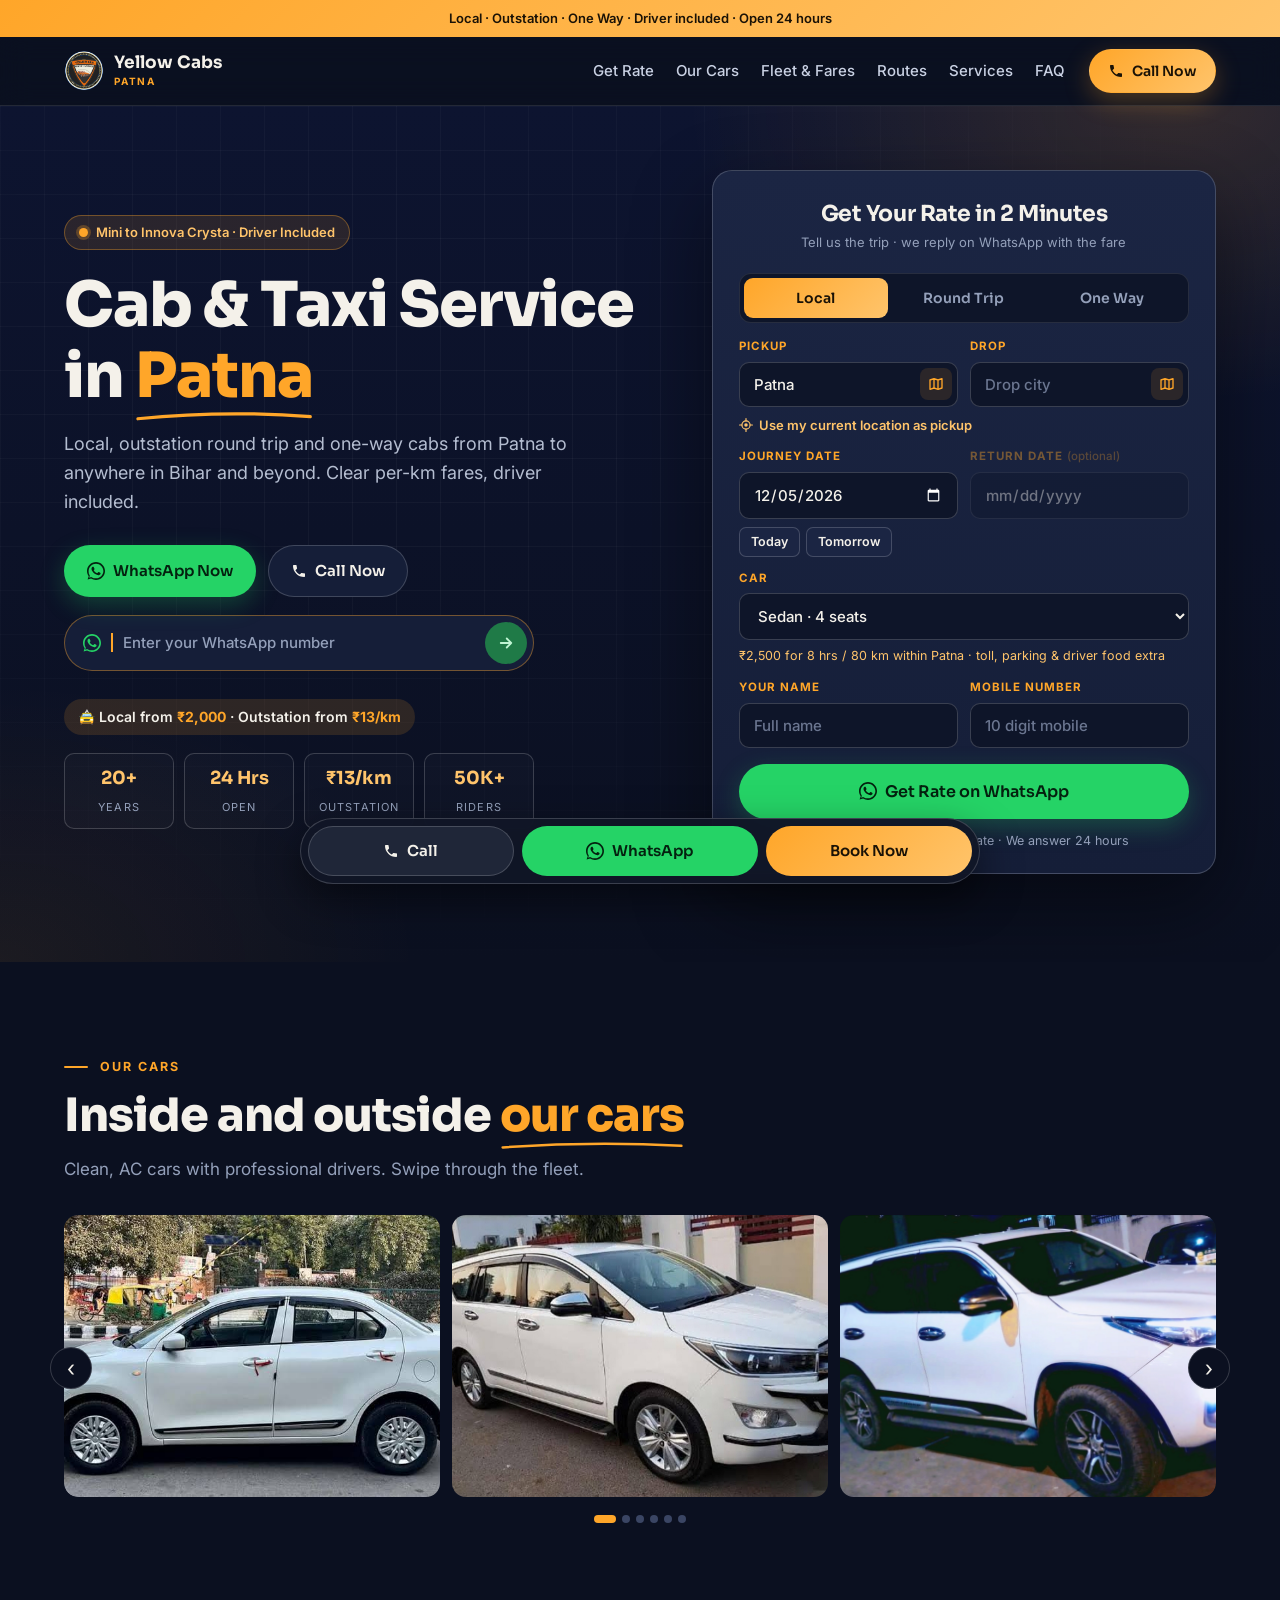
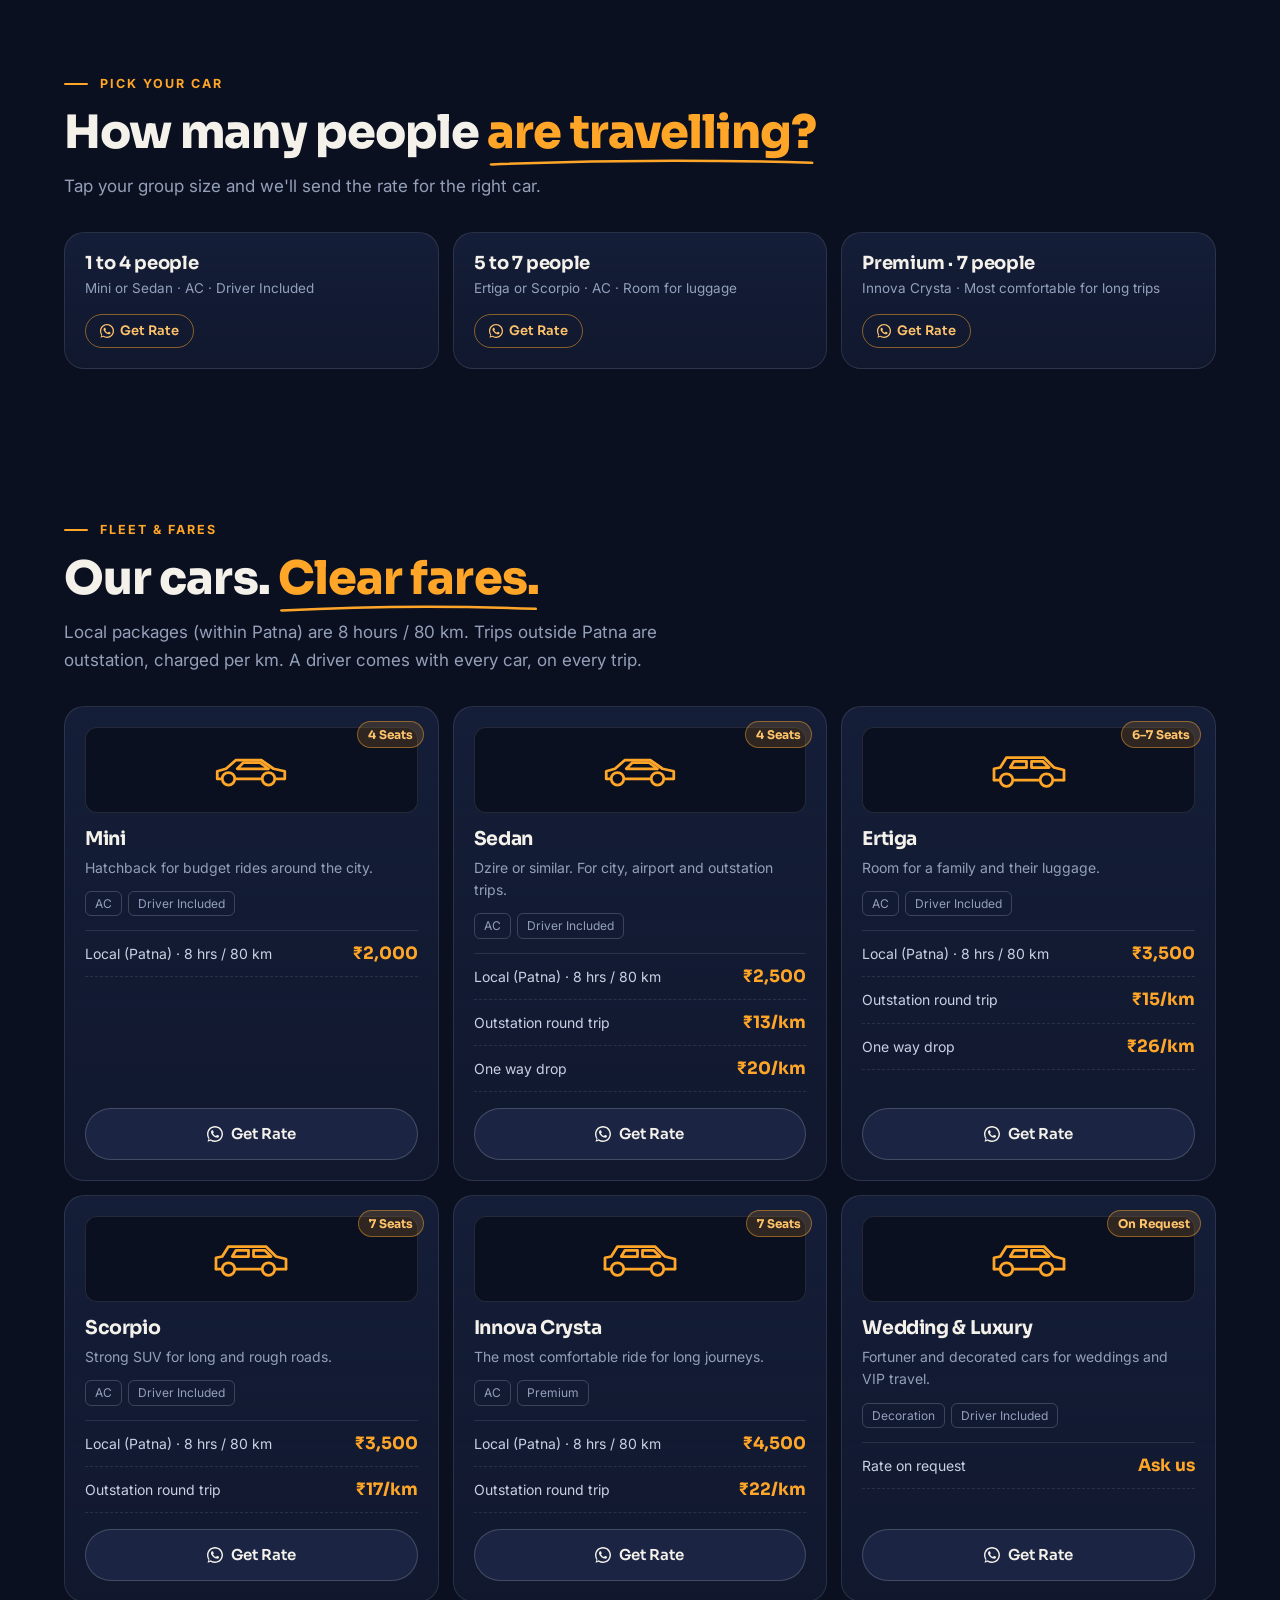
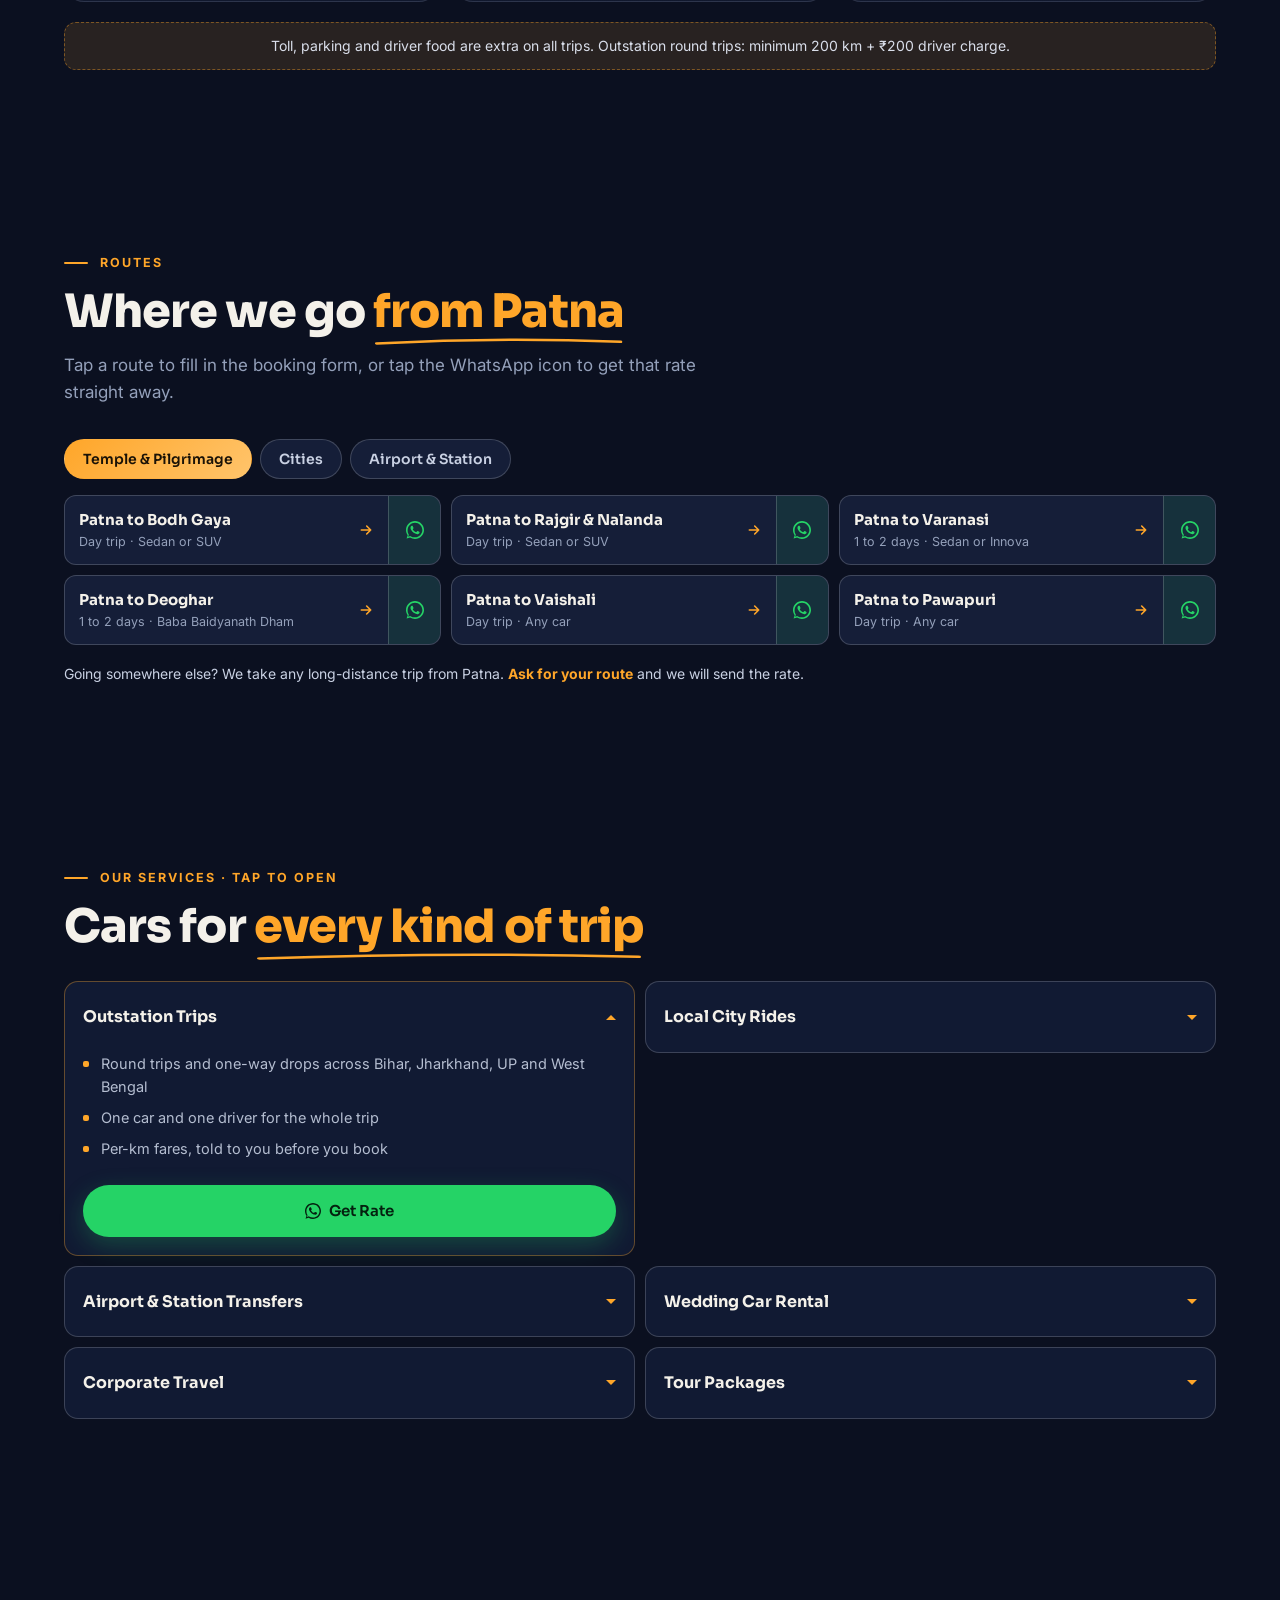
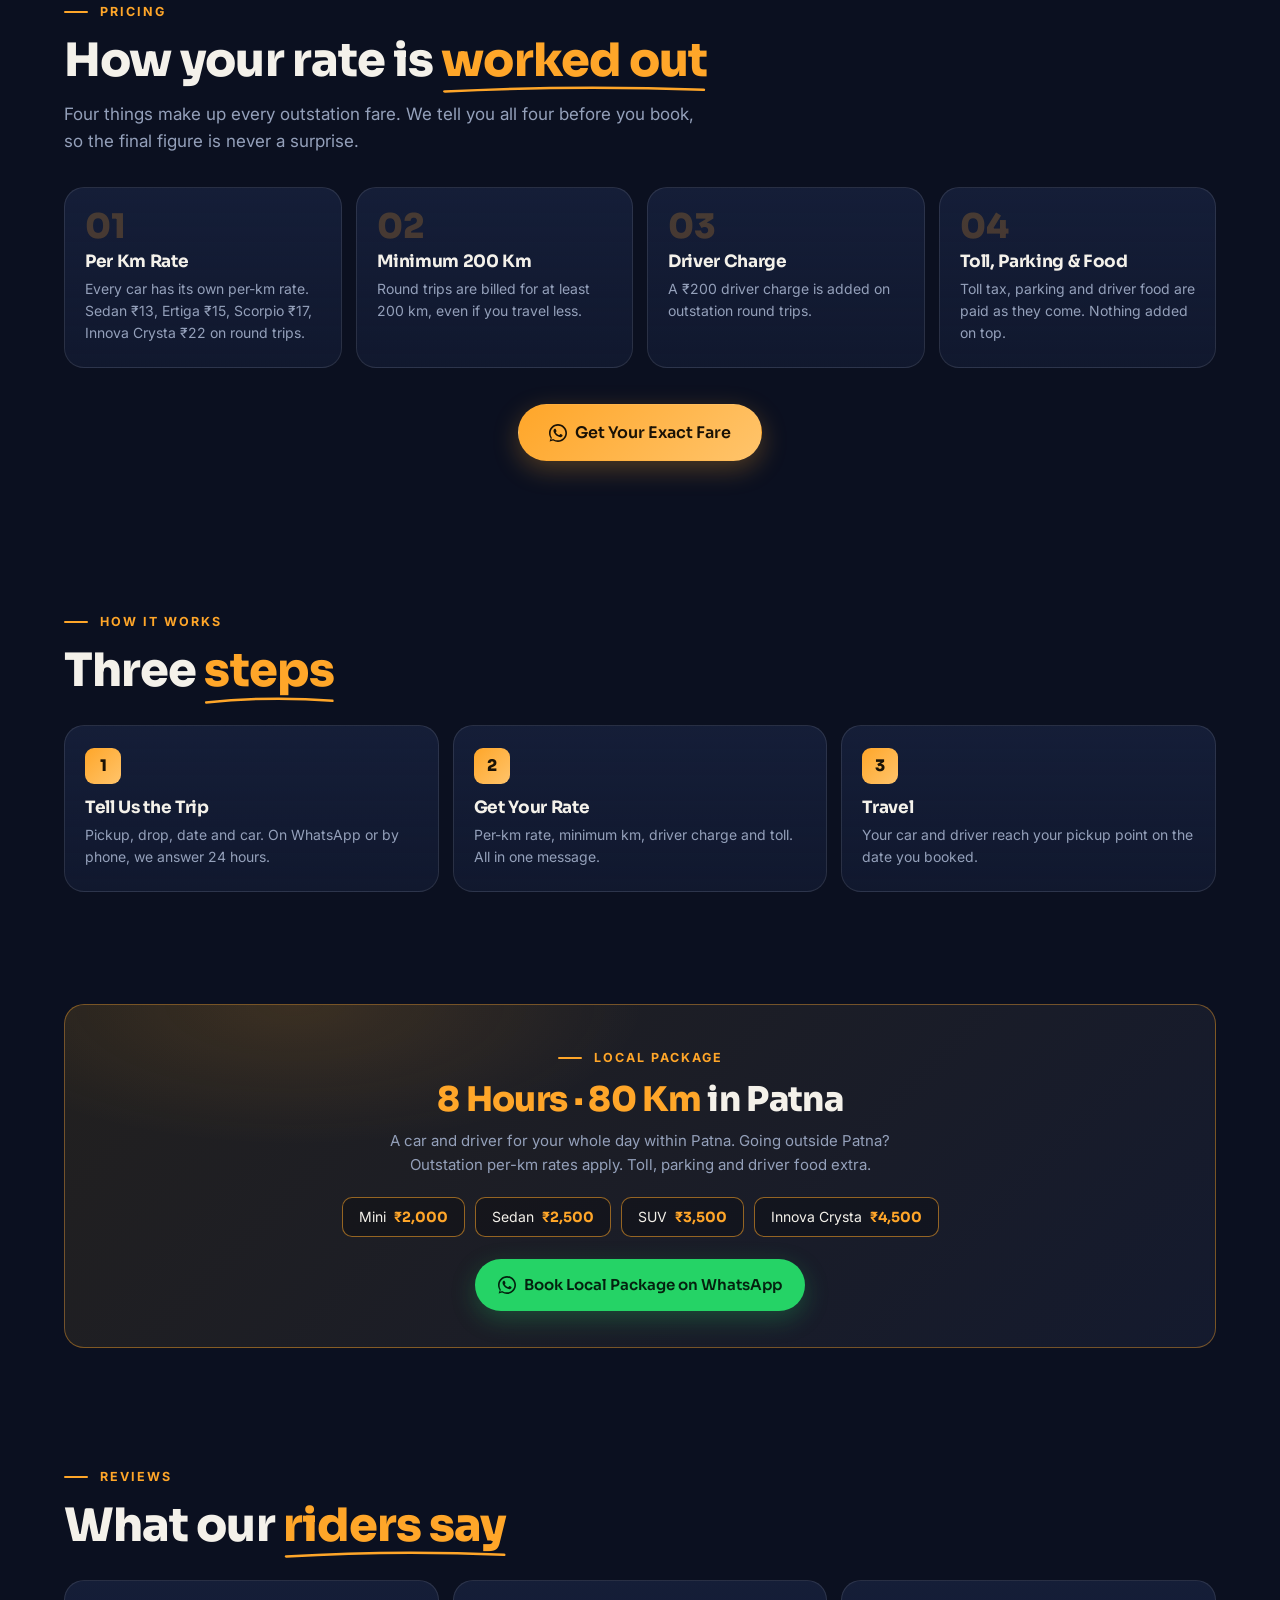
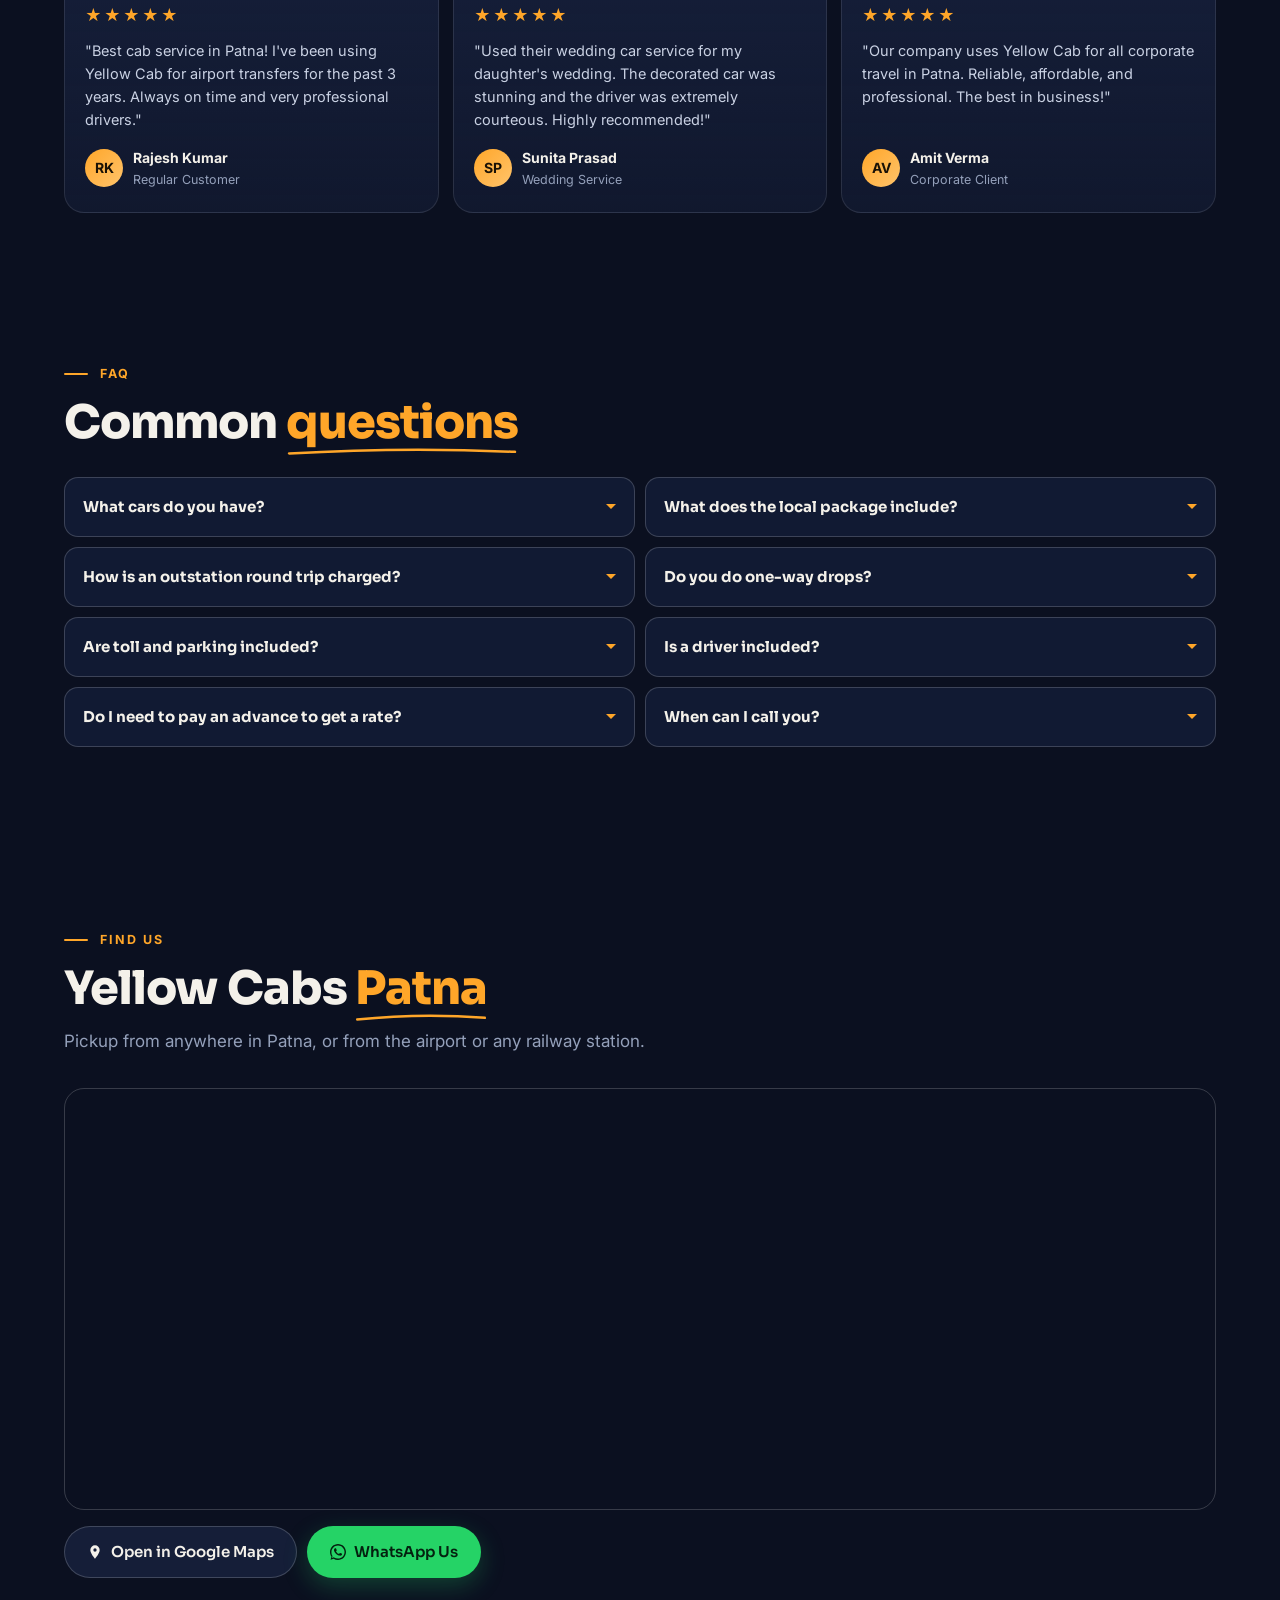
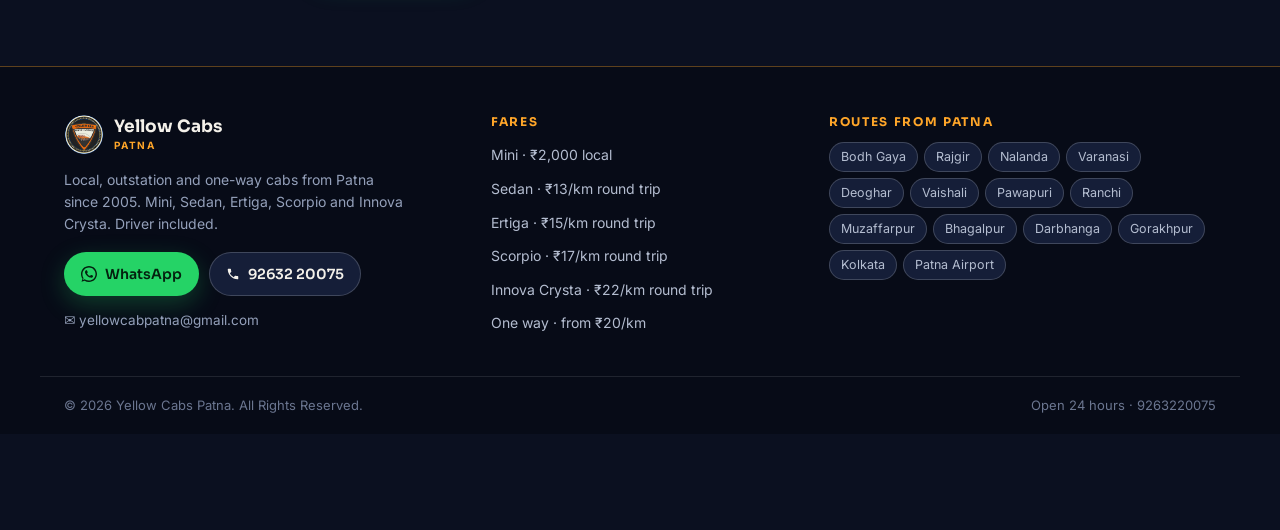
<file: index.html>
<!DOCTYPE html>
<html lang="en">

<head>
  <!-- Google tag (gtag.js) -->
  <script async src="https://www.googletagmanager.com/gtag/js?id=AW-17044334476"></script>
  <script>
    window.dataLayer = window.dataLayer || [];
    function gtag() { dataLayer.push(arguments); }
    gtag('js', new Date());
    gtag('config', 'AW-17044334476');
  </script>

  <meta charset="UTF-8" />
  <meta http-equiv="X-UA-Compatible" content="IE=edge" />
  <meta name="viewport" content="width=device-width, initial-scale=1.0" />

  <title>Yellow Cabs Patna | Cab Service, Taxi Booking & Car Rental</title>
  <meta name="description"
    content="Yellow Cabs Patna: local cabs from ₹2000 for 8 hrs / 80 km, outstation round trip from ₹13/km and one-way drops from ₹20/km. Sedan, Ertiga, Scorpio, Innova Crysta. 24/7 booking." />
  <meta name="keywords"
    content="cab service Patna, taxi service Patna, cab booking Patna, car rental Patna, airport taxi Patna, outstation cab Patna, one way taxi Patna, Innova Crysta on rent Patna, Yellow Cabs Patna" />

  <meta property="og:title" content="Yellow Cabs Patna | Trusted Cab & Taxi Service" />
  <meta property="og:description"
    content="Local, outstation round trip and one-way cabs from Patna. Clear per-km fares, driver included, 24/7 booking on call or WhatsApp." />
  <meta property="og:type" content="website" />
  <meta property="og:url" content="https://yellowcabs.xyz/" />
  <meta property="og:image" content="https://yellowcabs.xyz/sr1.jpg" />

  <link rel="icon" href="logo.jpg" type="image/png" />
  <meta name="theme-color" content="#0B1020" />
  <link rel="preconnect" href="https://fonts.googleapis.com" />
  <link rel="preconnect" href="https://fonts.gstatic.com" crossorigin />
  <link href="https://fonts.googleapis.com/css2?family=Sora:wght@600;700;800&family=Inter:wght@400;500;600;700&display=swap"
    rel="stylesheet" />
  <link rel="stylesheet" href="styles.css" />
</head>

<body>

  <!-- ═══ ICONS ═══ -->
  <svg width="0" height="0" style="position:absolute" aria-hidden="true">
    <symbol id="i-phone" viewBox="0 0 24 24">
      <path fill="currentColor"
        d="M6.62 10.79c1.44 2.83 3.76 5.14 6.59 6.59l2.2-2.2c.27-.27.67-.36 1.02-.24 1.12.37 2.33.57 3.57.57.55 0 1 .45 1 1V20c0 .55-.45 1-1 1-9.39 0-17-7.61-17-17 0-.55.45-1 1-1h3.5c.55 0 1 .45 1 1 0 1.25.2 2.45.57 3.57.11.35.03.74-.25 1.02l-2.2 2.2z" />
    </symbol>
    <symbol id="i-wa" viewBox="0 0 24 24">
      <path fill="currentColor"
        d="M17.472 14.382c-.297-.149-1.758-.867-2.03-.967-.273-.099-.471-.148-.67.15-.197.297-.767.966-.94 1.164-.173.199-.347.223-.644.075-.297-.15-1.255-.463-2.39-1.475-.883-.788-1.48-1.761-1.653-2.059-.173-.297-.018-.458.13-.606.134-.133.298-.347.446-.52.149-.174.198-.298.298-.497.099-.198.05-.371-.025-.52-.075-.149-.669-1.612-.916-2.207-.242-.579-.487-.5-.669-.51-.173-.008-.371-.01-.57-.01-.198 0-.52.074-.792.372-.272.297-1.04 1.016-1.04 2.479 0 1.462 1.065 2.875 1.213 3.074.149.198 2.096 3.2 5.077 4.487.709.306 1.262.489 1.694.625.712.227 1.36.195 1.871.118.571-.085 1.758-.719 2.006-1.413.248-.694.248-1.289.173-1.413-.074-.124-.272-.198-.57-.347zM12 0C5.373 0 0 5.373 0 12c0 2.625.846 5.059 2.284 7.034L.789 23.478l4.572-1.467A11.94 11.94 0 0012 24c6.627 0 12-5.373 12-12S18.627 0 12 0zm0 21.82c-2.169 0-4.207-.58-5.963-1.585l-.428-.254-2.715.871.865-2.633-.279-.443A9.77 9.77 0 012.18 12c0-5.422 4.398-9.82 9.82-9.82 5.422 0 9.82 4.398 9.82 9.82 0 5.422-4.398 9.82-9.82 9.82z" />
    </symbol>
    <symbol id="i-car" viewBox="0 0 64 32">
      <g fill="none" stroke="currentColor" stroke-width="2.2" stroke-linecap="round" stroke-linejoin="round">
        <path d="M5 23v-6l7-2 8-7h20l10 7 9 2v6" />
        <path d="M5 23h3M20 23h20M52 23h7" />
        <circle cx="14" cy="23" r="5" />
        <circle cx="46" cy="23" r="5" />
        <path d="M21 15l5-5h13l7 5z" />
      </g>
    </symbol>
    <symbol id="i-suv" viewBox="0 0 64 32">
      <g fill="none" stroke="currentColor" stroke-width="2.2" stroke-linecap="round" stroke-linejoin="round">
        <path d="M4 24v-9l5-1 5-8h30l8 8 8 2v8" />
        <path d="M4 24h4M20 24h20M52 24h8" />
        <circle cx="14" cy="24" r="5" />
        <circle cx="46" cy="24" r="5" />
        <path d="M17 14l3-5h10v5zM34 9h9l5 5H34z" />
      </g>
    </symbol>
    <symbol id="i-arrow" viewBox="0 0 24 24">
      <path fill="none" stroke="currentColor" stroke-width="2.4" stroke-linecap="round" stroke-linejoin="round"
        d="M5 12h14M13 6l6 6-6 6" />
    </symbol>
    <symbol id="i-pin" viewBox="0 0 24 24">
      <path fill="currentColor"
        d="M12 2a7 7 0 0 0-7 7c0 5.25 7 13 7 13s7-7.75 7-13a7 7 0 0 0-7-7zm0 9.5A2.5 2.5 0 1 1 12 6.5a2.5 2.5 0 0 1 0 5z" />
    </symbol>
    <symbol id="i-gps" viewBox="0 0 24 24">
      <g fill="none" stroke="currentColor" stroke-width="2" stroke-linecap="round">
        <circle cx="12" cy="12" r="7" />
        <path d="M12 1v4M12 19v4M1 12h4M19 12h4" />
      </g>
      <circle cx="12" cy="12" r="3" fill="currentColor" />
    </symbol>
    <symbol id="i-map" viewBox="0 0 24 24">
      <path fill="none" stroke="currentColor" stroke-width="2" stroke-linejoin="round"
        d="M9 4 3 6v14l6-2 6 2 6-2V4l-6 2-6-2zM9 4v14M15 6v14" />
    </symbol>
  </svg>

  <!-- ═══ TOP BAR ═══ -->
  <div class="topbar">Local · Outstation · One Way · Driver included · Open 24 hours</div>

  <!-- ═══ HEADER ═══ -->
  <header class="header" id="header">
    <div class="container header-inner">
      <a href="#home" class="brand">
        <img src="logo1.png" alt="Yellow Cabs Patna logo" />
        <span><b>Yellow Cabs</b><small>PATNA</small></span>
      </a>
      <nav class="nav" id="nav">
        <a href="#book">Get Rate</a>
        <a href="#gallery">Our Cars</a>
        <a href="#fleet">Fleet & Fares</a>
        <a href="#routes">Routes</a>
        <a href="#services">Services</a>
        <a href="#faq">FAQ</a>
      </nav>
      <a href="tel:+919263220075" class="btn btn-amber header-cta">
        <svg width="16" height="16"><use href="#i-phone" /></svg> Call Now
      </a>
      <button class="menu-toggle" id="menuToggle" aria-label="Open menu" aria-expanded="false">
        <span></span><span></span><span></span>
      </button>
    </div>
  </header>

  <main>
    <!-- ═══ HERO ═══ -->
    <section class="hero" id="home">
      <div class="container hero-grid">
        <div class="hero-copy">
          <span class="pill-badge"><i></i> Mini to Innova Crysta · Driver Included</span>
          <h1>Cab &amp; Taxi Service in <span class="hl">Patna</span></h1>
          <p class="hero-sub">Local, outstation round trip and one-way cabs from Patna to anywhere in Bihar and beyond.
            Clear per-km fares, driver included.</p>
          <div class="hero-btns">
            <a href="https://wa.me/919263220075?text=Hi%20Yellow%20Cabs%2C%20I%20want%20to%20book%20a%20cab."
              target="_blank" rel="noopener noreferrer" class="btn btn-wa">
              <svg width="18" height="18"><use href="#i-wa" /></svg> WhatsApp Now
            </a>
            <a href="tel:+919263220075" class="btn btn-ghost">
              <svg width="16" height="16"><use href="#i-phone" /></svg> Call Now
            </a>
          </div>
          <form class="quick-wa" id="callbackForm">
            <svg width="18" height="18" class="quick-wa-icon"><use href="#i-wa" /></svg>
            <input type="tel" name="phone" placeholder="Enter your WhatsApp number" pattern="[0-9+ ]{10,14}"
              aria-label="Your WhatsApp number" required />
            <button type="submit" aria-label="Request a call back"><svg width="18" height="18"><use href="#i-arrow" /></svg></button>
          </form>
          <p class="quick-wa-msg" id="callbackMsg" aria-live="polite"></p>
          <span class="chip-offer">🚖 Local from <b>₹2,000</b> · Outstation from <b>₹13/km</b></span>
          <div class="stats">
            <div><b>20+</b><span>Years</span></div>
            <div><b>24 Hrs</b><span>Open</span></div>
            <div><b>₹13/km</b><span>Outstation</span></div>
            <div><b>50K+</b><span>Riders</span></div>
          </div>
        </div>

        <div class="form-card" id="book">
          <h2>Get Your Rate in 2 Minutes</h2>
          <p class="form-sub">Tell us the trip · we reply on WhatsApp with the fare</p>
          <form action="https://formsubmit.co/yellowcabpatna@gmail.com" method="POST" id="bookingForm">
            <input type="hidden" name="_subject" value="New cab enquiry - Yellow Cabs website" />

            <div class="trip-tabs" role="radiogroup" aria-label="Trip type">
              <label><input type="radio" name="trip" value="Local" checked /><span>Local</span></label>
              <label><input type="radio" name="trip" value="Round Trip" /><span>Round Trip</span></label>
              <label><input type="radio" name="trip" value="One Way" /><span>One Way</span></label>
            </div>

            <div class="grid2">
              <div class="field">
                <label for="pickup">Pickup</label>
                <div class="ac-wrap">
                  <input type="text" id="pickup" name="pickup" value="Patna" placeholder="Pickup city" autocomplete="off" />
                  <button type="button" class="ac-map-btn" data-map-for="pickup" aria-label="Choose pickup on map"
                    title="Choose on map"><svg width="16" height="16"><use href="#i-map" /></svg></button>
                </div>
                <input type="hidden" id="pickupMap" name="pickup_map" />
              </div>
              <div class="field">
                <label for="destination">Drop</label>
                <div class="ac-wrap">
                  <input type="text" id="destination" name="destination" placeholder="Drop city" autocomplete="off" />
                  <button type="button" class="ac-map-btn" data-map-for="destination" aria-label="Choose drop on map"
                    title="Choose on map"><svg width="16" height="16"><use href="#i-map" /></svg></button>
                </div>
                <input type="hidden" id="destinationMap" name="drop_map" />
              </div>
            </div>
            <div class="loc-row">
              <button type="button" class="loc-link" id="useMyLocation"><svg width="14" height="14"><use href="#i-gps" /></svg>
                Use my current location as pickup</button>
              <span class="loc-msg" id="locMsg" aria-live="polite"></span>
            </div>
            <div class="grid2">
              <div class="field">
                <label for="date">Journey Date</label>
                <input type="date" id="date" name="date" />
              </div>
              <div class="field" id="returnGroup">
                <label for="returnDate">Return Date <em>(optional)</em></label>
                <input type="date" id="returnDate" name="return_date" />
              </div>
            </div>
            <div class="date-chips">
              <button type="button" data-days="0">Today</button>
              <button type="button" data-days="1">Tomorrow</button>
            </div>
            <div class="field">
              <label for="car">Car</label>
              <select id="car" name="car">
                <option value="Mini" data-local="2000">Mini (Hatchback) · 4 seats</option>
                <option value="Sedan" data-local="2500" data-round="13" data-oneway="20" selected>Sedan · 4 seats</option>
                <option value="Ertiga" data-local="3500" data-round="15" data-oneway="26">Ertiga · 6–7 seats</option>
                <option value="Scorpio" data-local="3500" data-round="17">Scorpio · 7 seats</option>
                <option value="Innova Crysta" data-local="4500" data-round="22">Innova Crysta · 7 seats</option>
                <option value="Not sure">Not sure yet, please suggest</option>
              </select>
              <p class="fare-hint" id="fareHint" aria-live="polite"></p>
            </div>
            <div class="estimate" id="estimate" hidden aria-live="polite">
              <div class="est-head">
                <span>Estimated Fare</span>
                <b id="estTotal">…</b>
              </div>
              <p class="est-route" id="estRoute"></p>
              <ul class="est-lines" id="estLines"></ul>
              <div class="est-cars" id="estCars"></div>
              <p class="est-note" id="estNote"></p>
              <input type="hidden" name="estimate" id="estimateField" />
            </div>
            <div class="grid2">
              <div class="field">
                <label for="name">Your Name</label>
                <input type="text" id="name" name="name" placeholder="Full name" required />
              </div>
              <div class="field">
                <label for="phone">Mobile Number</label>
                <input type="tel" id="phone" name="phone" placeholder="10 digit mobile" pattern="[0-9+ ]{10,14}" required />
              </div>
            </div>
            <button type="submit" class="btn btn-wa btn-block">
              <svg width="18" height="18"><use href="#i-wa" /></svg> Get Rate on WhatsApp
            </button>
            <p class="form-note">No advance needed to get a rate · We answer 24 hours</p>
          </form>
        </div>
      </div>
    </section>

    <!-- ═══ GALLERY ═══ -->
    <section class="section" id="gallery">
      <div class="container">
        <span class="eyebrow">Our Cars</span>
        <h2>Inside and outside <span class="hl">our cars</span></h2>
        <p class="lead">Clean, AC cars with professional drivers. Swipe through the fleet.</p>
        <div class="carousel" data-carousel>
          <button class="car-arrow prev" aria-label="Previous photo">‹</button>
          <div class="car-track">
            <img src="sr1.jpg" alt="Swift Dzire sedan cab in Patna" loading="lazy" />
            <img src="sr3.jpg" alt="Innova Crysta on rent in Patna" loading="lazy" />
            <img src="sr6.jpg" alt="Toyota Fortuner for corporate travel in Patna" loading="lazy" />
            <img src="sr5.jpg" alt="Innova for outstation trips from Patna" loading="lazy" />
            <img src="sr4.jpg" alt="Decorated wedding car in Patna" loading="lazy" />
            <img src="sr2.jpg" alt="Airport transfer cab in Patna" loading="lazy" />
          </div>
          <button class="car-arrow next" aria-label="Next photo">›</button>
          <div class="car-dots"></div>
        </div>
      </div>
    </section>

    <!-- ═══ PICK BY GROUP SIZE ═══ -->
    <section class="section section-tight">
      <div class="container">
        <span class="eyebrow">Pick Your Car</span>
        <h2>How many people <span class="hl">are travelling?</span></h2>
        <p class="lead">Tap your group size and we'll send the rate for the right car.</p>
        <div class="grid3">
          <div class="mini-card">
            <h3>1 to 4 people</h3>
            <p>Mini or Sedan · AC · Driver Included</p>
            <a class="btn-pill" target="_blank" rel="noopener noreferrer"
              href="https://wa.me/919263220075?text=Hi%2C%20we%20are%201-4%20people.%20Please%20send%20the%20rate%20for%20a%20Mini%20%2F%20Sedan.">
              <svg width="14" height="14"><use href="#i-wa" /></svg> Get Rate</a>
          </div>
          <div class="mini-card">
            <h3>5 to 7 people</h3>
            <p>Ertiga or Scorpio · AC · Room for luggage</p>
            <a class="btn-pill" target="_blank" rel="noopener noreferrer"
              href="https://wa.me/919263220075?text=Hi%2C%20we%20are%205-7%20people.%20Please%20send%20the%20rate%20for%20an%20Ertiga%20%2F%20Scorpio.">
              <svg width="14" height="14"><use href="#i-wa" /></svg> Get Rate</a>
          </div>
          <div class="mini-card">
            <h3>Premium · 7 people</h3>
            <p>Innova Crysta · Most comfortable for long trips</p>
            <a class="btn-pill" target="_blank" rel="noopener noreferrer"
              href="https://wa.me/919263220075?text=Hi%2C%20please%20send%20the%20rate%20for%20an%20Innova%20Crysta.">
              <svg width="14" height="14"><use href="#i-wa" /></svg> Get Rate</a>
          </div>
        </div>
      </div>
    </section>

    <!-- ═══ FLEET & FARES ═══ -->
    <section class="section" id="fleet">
      <div class="container">
        <span class="eyebrow">Fleet &amp; Fares</span>
        <h2>Our cars. <span class="hl">Clear fares.</span></h2>
        <p class="lead">Local packages (within Patna) are 8 hours / 80 km. Trips outside Patna are outstation, charged per km. A driver comes with every
          car, on every trip.</p>
        <div class="grid3">
          <article class="fleet-card">
            <span class="seat-badge">4 Seats</span>
            <div class="fleet-icon"><svg width="80" height="40"><use href="#i-car" /></svg></div>
            <h3>Mini</h3>
            <p>Hatchback for budget rides around the city.</p>
            <div class="tags"><span>AC</span><span>Driver Included</span></div>
            <ul class="rates">
              <li><span>Local (Patna) · 8 hrs / 80 km</span><b>₹2,000</b></li>
            </ul>
            <a class="btn btn-card btn-block" target="_blank" rel="noopener noreferrer"
              href="https://wa.me/919263220075?text=Hi%2C%20please%20send%20the%20rate%20for%20a%20Mini.">
              <svg width="16" height="16"><use href="#i-wa" /></svg> Get Rate</a>
          </article>
          <article class="fleet-card">
            <span class="seat-badge">4 Seats</span>
            <div class="fleet-icon"><svg width="80" height="40"><use href="#i-car" /></svg></div>
            <h3>Sedan</h3>
            <p>Dzire or similar. For city, airport and outstation trips.</p>
            <div class="tags"><span>AC</span><span>Driver Included</span></div>
            <ul class="rates">
              <li><span>Local (Patna) · 8 hrs / 80 km</span><b>₹2,500</b></li>
              <li><span>Outstation round trip</span><b>₹13/km</b></li>
              <li><span>One way drop</span><b>₹20/km</b></li>
            </ul>
            <a class="btn btn-card btn-block" target="_blank" rel="noopener noreferrer"
              href="https://wa.me/919263220075?text=Hi%2C%20please%20send%20the%20rate%20for%20a%20Sedan.">
              <svg width="16" height="16"><use href="#i-wa" /></svg> Get Rate</a>
          </article>
          <article class="fleet-card">
            <span class="seat-badge">6–7 Seats</span>
            <div class="fleet-icon"><svg width="80" height="40"><use href="#i-suv" /></svg></div>
            <h3>Ertiga</h3>
            <p>Room for a family and their luggage.</p>
            <div class="tags"><span>AC</span><span>Driver Included</span></div>
            <ul class="rates">
              <li><span>Local (Patna) · 8 hrs / 80 km</span><b>₹3,500</b></li>
              <li><span>Outstation round trip</span><b>₹15/km</b></li>
              <li><span>One way drop</span><b>₹26/km</b></li>
            </ul>
            <a class="btn btn-card btn-block" target="_blank" rel="noopener noreferrer"
              href="https://wa.me/919263220075?text=Hi%2C%20please%20send%20the%20rate%20for%20an%20Ertiga.">
              <svg width="16" height="16"><use href="#i-wa" /></svg> Get Rate</a>
          </article>
          <article class="fleet-card">
            <span class="seat-badge">7 Seats</span>
            <div class="fleet-icon"><svg width="80" height="40"><use href="#i-suv" /></svg></div>
            <h3>Scorpio</h3>
            <p>Strong SUV for long and rough roads.</p>
            <div class="tags"><span>AC</span><span>Driver Included</span></div>
            <ul class="rates">
              <li><span>Local (Patna) · 8 hrs / 80 km</span><b>₹3,500</b></li>
              <li><span>Outstation round trip</span><b>₹17/km</b></li>
            </ul>
            <a class="btn btn-card btn-block" target="_blank" rel="noopener noreferrer"
              href="https://wa.me/919263220075?text=Hi%2C%20please%20send%20the%20rate%20for%20a%20Scorpio.">
              <svg width="16" height="16"><use href="#i-wa" /></svg> Get Rate</a>
          </article>
          <article class="fleet-card">
            <span class="seat-badge">7 Seats</span>
            <div class="fleet-icon"><svg width="80" height="40"><use href="#i-suv" /></svg></div>
            <h3>Innova Crysta</h3>
            <p>The most comfortable ride for long journeys.</p>
            <div class="tags"><span>AC</span><span>Premium</span></div>
            <ul class="rates">
              <li><span>Local (Patna) · 8 hrs / 80 km</span><b>₹4,500</b></li>
              <li><span>Outstation round trip</span><b>₹22/km</b></li>
            </ul>
            <a class="btn btn-card btn-block" target="_blank" rel="noopener noreferrer"
              href="https://wa.me/919263220075?text=Hi%2C%20please%20send%20the%20rate%20for%20an%20Innova%20Crysta.">
              <svg width="16" height="16"><use href="#i-wa" /></svg> Get Rate</a>
          </article>
          <article class="fleet-card">
            <span class="seat-badge">On Request</span>
            <div class="fleet-icon"><svg width="80" height="40"><use href="#i-suv" /></svg></div>
            <h3>Wedding &amp; Luxury</h3>
            <p>Fortuner and decorated cars for weddings and VIP travel.</p>
            <div class="tags"><span>Decoration</span><span>Driver Included</span></div>
            <ul class="rates">
              <li><span>Rate on request</span><b>Ask us</b></li>
            </ul>
            <a class="btn btn-card btn-block" target="_blank" rel="noopener noreferrer"
              href="https://wa.me/919263220075?text=Hi%2C%20please%20send%20the%20rate%20for%20a%20wedding%20%2F%20luxury%20car.">
              <svg width="16" height="16"><use href="#i-wa" /></svg> Get Rate</a>
          </article>
        </div>
        <p class="note-bar">Toll, parking and driver food are extra on all trips. Outstation round trips: minimum 200 km
          + ₹200 driver charge.</p>
      </div>
    </section>

    <!-- ═══ ROUTES ═══ -->
    <section class="section" id="routes">
      <div class="container">
        <span class="eyebrow">Routes</span>
        <h2>Where we go <span class="hl">from Patna</span></h2>
        <p class="lead">Tap a route to fill in the booking form, or tap the WhatsApp icon to get that rate straight away.
        </p>
        <div class="filter-pills" role="tablist">
          <button class="active" data-filter="pilgrim">Temple &amp; Pilgrimage</button>
          <button data-filter="city">Cities</button>
          <button data-filter="transfer">Airport &amp; Station</button>
        </div>
        <div class="route-grid">
          <div class="route" data-cat="pilgrim"><button data-drop="Bodh Gaya" data-trip="Round Trip"><b>Patna to Bodh Gaya</b><small>Day trip · Sedan or SUV</small><svg width="16" height="16"><use href="#i-arrow" /></svg></button><a target="_blank" rel="noopener noreferrer" aria-label="WhatsApp for Bodh Gaya rate" href="https://wa.me/919263220075?text=Hi%2C%20I%20need%20a%20cab%20from%20Patna%20to%20Bodh%20Gaya."><svg width="18" height="18"><use href="#i-wa" /></svg></a></div>
          <div class="route" data-cat="pilgrim"><button data-drop="Rajgir" data-trip="Round Trip"><b>Patna to Rajgir &amp; Nalanda</b><small>Day trip · Sedan or SUV</small><svg width="16" height="16"><use href="#i-arrow" /></svg></button><a target="_blank" rel="noopener noreferrer" aria-label="WhatsApp for Rajgir rate" href="https://wa.me/919263220075?text=Hi%2C%20I%20need%20a%20cab%20from%20Patna%20to%20Rajgir%20%26%20Nalanda."><svg width="18" height="18"><use href="#i-wa" /></svg></a></div>
          <div class="route" data-cat="pilgrim"><button data-drop="Varanasi" data-trip="Round Trip"><b>Patna to Varanasi</b><small>1 to 2 days · Sedan or Innova</small><svg width="16" height="16"><use href="#i-arrow" /></svg></button><a target="_blank" rel="noopener noreferrer" aria-label="WhatsApp for Varanasi rate" href="https://wa.me/919263220075?text=Hi%2C%20I%20need%20a%20cab%20from%20Patna%20to%20Varanasi."><svg width="18" height="18"><use href="#i-wa" /></svg></a></div>
          <div class="route" data-cat="pilgrim"><button data-drop="Deoghar (Baba Dham)" data-trip="Round Trip"><b>Patna to Deoghar</b><small>1 to 2 days · Baba Baidyanath Dham</small><svg width="16" height="16"><use href="#i-arrow" /></svg></button><a target="_blank" rel="noopener noreferrer" aria-label="WhatsApp for Deoghar rate" href="https://wa.me/919263220075?text=Hi%2C%20I%20need%20a%20cab%20from%20Patna%20to%20Deoghar."><svg width="18" height="18"><use href="#i-wa" /></svg></a></div>
          <div class="route" data-cat="pilgrim"><button data-drop="Vaishali" data-trip="Round Trip"><b>Patna to Vaishali</b><small>Day trip · Any car</small><svg width="16" height="16"><use href="#i-arrow" /></svg></button><a target="_blank" rel="noopener noreferrer" aria-label="WhatsApp for Vaishali rate" href="https://wa.me/919263220075?text=Hi%2C%20I%20need%20a%20cab%20from%20Patna%20to%20Vaishali."><svg width="18" height="18"><use href="#i-wa" /></svg></a></div>
          <div class="route" data-cat="pilgrim"><button data-drop="Pawapuri" data-trip="Round Trip"><b>Patna to Pawapuri</b><small>Day trip · Any car</small><svg width="16" height="16"><use href="#i-arrow" /></svg></button><a target="_blank" rel="noopener noreferrer" aria-label="WhatsApp for Pawapuri rate" href="https://wa.me/919263220075?text=Hi%2C%20I%20need%20a%20cab%20from%20Patna%20to%20Pawapuri."><svg width="18" height="18"><use href="#i-wa" /></svg></a></div>

          <div class="route" data-cat="city" hidden><button data-drop="Ranchi" data-trip="One Way"><b>Patna to Ranchi</b><small>1 to 2 days · Sedan or Innova</small><svg width="16" height="16"><use href="#i-arrow" /></svg></button><a target="_blank" rel="noopener noreferrer" aria-label="WhatsApp for Ranchi rate" href="https://wa.me/919263220075?text=Hi%2C%20I%20need%20a%20cab%20from%20Patna%20to%20Ranchi."><svg width="18" height="18"><use href="#i-wa" /></svg></a></div>
          <div class="route" data-cat="city" hidden><button data-drop="Muzaffarpur" data-trip="One Way"><b>Patna to Muzaffarpur</b><small>Day trip · Any car</small><svg width="16" height="16"><use href="#i-arrow" /></svg></button><a target="_blank" rel="noopener noreferrer" aria-label="WhatsApp for Muzaffarpur rate" href="https://wa.me/919263220075?text=Hi%2C%20I%20need%20a%20cab%20from%20Patna%20to%20Muzaffarpur."><svg width="18" height="18"><use href="#i-wa" /></svg></a></div>
          <div class="route" data-cat="city" hidden><button data-drop="Bhagalpur" data-trip="One Way"><b>Patna to Bhagalpur</b><small>1 day · Sedan or SUV</small><svg width="16" height="16"><use href="#i-arrow" /></svg></button><a target="_blank" rel="noopener noreferrer" aria-label="WhatsApp for Bhagalpur rate" href="https://wa.me/919263220075?text=Hi%2C%20I%20need%20a%20cab%20from%20Patna%20to%20Bhagalpur."><svg width="18" height="18"><use href="#i-wa" /></svg></a></div>
          <div class="route" data-cat="city" hidden><button data-drop="Darbhanga" data-trip="One Way"><b>Patna to Darbhanga</b><small>Day trip · Any car</small><svg width="16" height="16"><use href="#i-arrow" /></svg></button><a target="_blank" rel="noopener noreferrer" aria-label="WhatsApp for Darbhanga rate" href="https://wa.me/919263220075?text=Hi%2C%20I%20need%20a%20cab%20from%20Patna%20to%20Darbhanga."><svg width="18" height="18"><use href="#i-wa" /></svg></a></div>
          <div class="route" data-cat="city" hidden><button data-drop="Gorakhpur" data-trip="One Way"><b>Patna to Gorakhpur</b><small>1 to 2 days · Sedan or SUV</small><svg width="16" height="16"><use href="#i-arrow" /></svg></button><a target="_blank" rel="noopener noreferrer" aria-label="WhatsApp for Gorakhpur rate" href="https://wa.me/919263220075?text=Hi%2C%20I%20need%20a%20cab%20from%20Patna%20to%20Gorakhpur."><svg width="18" height="18"><use href="#i-wa" /></svg></a></div>
          <div class="route" data-cat="city" hidden><button data-drop="Kolkata" data-trip="One Way"><b>Patna to Kolkata</b><small>2 to 3 days · Sedan or Innova</small><svg width="16" height="16"><use href="#i-arrow" /></svg></button><a target="_blank" rel="noopener noreferrer" aria-label="WhatsApp for Kolkata rate" href="https://wa.me/919263220075?text=Hi%2C%20I%20need%20a%20cab%20from%20Patna%20to%20Kolkata."><svg width="18" height="18"><use href="#i-wa" /></svg></a></div>

          <div class="route" data-cat="transfer" hidden><button data-drop="Patna Airport" data-trip="Local"><b>Patna Airport</b><small>Pickup &amp; drop · 24/7</small><svg width="16" height="16"><use href="#i-arrow" /></svg></button><a target="_blank" rel="noopener noreferrer" aria-label="WhatsApp for airport transfer" href="https://wa.me/919263220075?text=Hi%2C%20I%20need%20a%20Patna%20Airport%20pickup%2Fdrop."><svg width="18" height="18"><use href="#i-wa" /></svg></a></div>
          <div class="route" data-cat="transfer" hidden><button data-drop="Patna Junction" data-trip="Local"><b>Patna Junction</b><small>Railway station pickup &amp; drop</small><svg width="16" height="16"><use href="#i-arrow" /></svg></button><a target="_blank" rel="noopener noreferrer" aria-label="WhatsApp for Patna Junction transfer" href="https://wa.me/919263220075?text=Hi%2C%20I%20need%20a%20Patna%20Junction%20pickup%2Fdrop."><svg width="18" height="18"><use href="#i-wa" /></svg></a></div>
          <div class="route" data-cat="transfer" hidden><button data-drop="Danapur Station" data-trip="Local"><b>Danapur Station</b><small>Railway station pickup &amp; drop</small><svg width="16" height="16"><use href="#i-arrow" /></svg></button><a target="_blank" rel="noopener noreferrer" aria-label="WhatsApp for Danapur transfer" href="https://wa.me/919263220075?text=Hi%2C%20I%20need%20a%20Danapur%20Station%20pickup%2Fdrop."><svg width="18" height="18"><use href="#i-wa" /></svg></a></div>
          <div class="route" data-cat="transfer" hidden><button data-drop="Rajendra Nagar Terminal" data-trip="Local"><b>Rajendra Nagar Terminal</b><small>Railway station pickup &amp; drop</small><svg width="16" height="16"><use href="#i-arrow" /></svg></button><a target="_blank" rel="noopener noreferrer" aria-label="WhatsApp for Rajendra Nagar transfer" href="https://wa.me/919263220075?text=Hi%2C%20I%20need%20a%20Rajendra%20Nagar%20Terminal%20pickup%2Fdrop."><svg width="18" height="18"><use href="#i-wa" /></svg></a></div>
          <div class="route" data-cat="transfer" hidden><button data-drop="Patliputra Junction" data-trip="Local"><b>Patliputra Junction</b><small>Railway station pickup &amp; drop</small><svg width="16" height="16"><use href="#i-arrow" /></svg></button><a target="_blank" rel="noopener noreferrer" aria-label="WhatsApp for Patliputra transfer" href="https://wa.me/919263220075?text=Hi%2C%20I%20need%20a%20Patliputra%20Junction%20pickup%2Fdrop."><svg width="18" height="18"><use href="#i-wa" /></svg></a></div>
        </div>
        <p class="route-more">Going somewhere else? We take any long-distance trip from Patna. <a target="_blank"
            rel="noopener noreferrer" href="https://wa.me/919263220075?text=Hi%2C%20I%20need%20a%20cab%20from%20Patna%20to%20">Ask
            for your route</a> and we will send the rate.</p>
      </div>
    </section>

    <!-- ═══ SERVICES ═══ -->
    <section class="section" id="services">
      <div class="container">
        <span class="eyebrow">Our Services · Tap to Open</span>
        <h2>Cars for <span class="hl">every kind of trip</span></h2>
        <div class="acc-grid">
          <details class="acc" open>
            <summary>Outstation Trips</summary>
            <ul>
              <li>Round trips and one-way drops across Bihar, Jharkhand, UP and West Bengal</li>
              <li>One car and one driver for the whole trip</li>
              <li>Per-km fares, told to you before you book</li>
            </ul>
            <a class="btn btn-wa btn-block" target="_blank" rel="noopener noreferrer" href="https://wa.me/919263220075?text=Hi%2C%20I%20need%20an%20outstation%20cab."><svg width="16" height="16"><use href="#i-wa" /></svg> Get Rate</a>
          </details>
          <details class="acc">
            <summary>Local City Rides</summary>
            <ul>
              <li>8 hours / 80 km packages from ₹2,000</li>
              <li>Shopping, hospital visits, meetings and sightseeing</li>
              <li>Car and driver wait for you between stops</li>
            </ul>
            <a class="btn btn-wa btn-block" target="_blank" rel="noopener noreferrer" href="https://wa.me/919263220075?text=Hi%2C%20I%20need%20a%20local%20cab%20in%20Patna."><svg width="16" height="16"><use href="#i-wa" /></svg> Get Rate</a>
          </details>
          <details class="acc">
            <summary>Airport &amp; Station Transfers</summary>
            <ul>
              <li>Jay Prakash Narayan Airport pickup and drop, 24/7</li>
              <li>Patna Junction, Danapur, Rajendra Nagar and Patliputra stations</li>
              <li>Early morning and late night trains and flights</li>
            </ul>
            <a class="btn btn-wa btn-block" target="_blank" rel="noopener noreferrer" href="https://wa.me/919263220075?text=Hi%2C%20I%20need%20an%20airport%20%2F%20station%20transfer."><svg width="16" height="16"><use href="#i-wa" /></svg> Get Rate</a>
          </details>
          <details class="acc">
            <summary>Wedding Car Rental</summary>
            <ul>
              <li>Decorated cars for the groom and the baraat</li>
              <li>Fortuner, Innova Crysta and sedans for guests</li>
              <li>Multiple cars on the same day</li>
            </ul>
            <a class="btn btn-wa btn-block" target="_blank" rel="noopener noreferrer" href="https://wa.me/919263220075?text=Hi%2C%20I%20need%20cars%20for%20a%20wedding."><svg width="16" height="16"><use href="#i-wa" /></svg> Get Rate</a>
          </details>
          <details class="acc">
            <summary>Corporate Travel</summary>
            <ul>
              <li>Cars for meetings, guests and staff transport</li>
              <li>Daily, weekly or monthly bookings</li>
              <li>Clean cars and on-time drivers</li>
            </ul>
            <a class="btn btn-wa btn-block" target="_blank" rel="noopener noreferrer" href="https://wa.me/919263220075?text=Hi%2C%20I%20need%20a%20corporate%20cab%20booking."><svg width="16" height="16"><use href="#i-wa" /></svg> Get Rate</a>
          </details>
          <details class="acc">
            <summary>Tour Packages</summary>
            <ul>
              <li>Bodh Gaya, Rajgir, Nalanda, Vaishali and more</li>
              <li>Multi-day tours across Bihar and India</li>
              <li>Same car and driver for the whole tour</li>
            </ul>
            <a class="btn btn-wa btn-block" target="_blank" rel="noopener noreferrer" href="https://wa.me/919263220075?text=Hi%2C%20I%20want%20a%20tour%20package."><svg width="16" height="16"><use href="#i-wa" /></svg> Get Rate</a>
          </details>
        </div>
      </div>
    </section>

    <!-- ═══ PRICING ═══ -->
    <section class="section" id="pricing">
      <div class="container">
        <span class="eyebrow">Pricing</span>
        <h2>How your rate is <span class="hl">worked out</span></h2>
        <p class="lead">Four things make up every outstation fare. We tell you all four before you book, so the final
          figure is never a surprise.</p>
        <div class="grid4">
          <div class="num-card"><span>01</span>
            <h3>Per Km Rate</h3>
            <p>Every car has its own per-km rate. Sedan ₹13, Ertiga ₹15, Scorpio ₹17, Innova Crysta ₹22 on round trips.</p>
          </div>
          <div class="num-card"><span>02</span>
            <h3>Minimum 200 Km</h3>
            <p>Round trips are billed for at least 200 km, even if you travel less.</p>
          </div>
          <div class="num-card"><span>03</span>
            <h3>Driver Charge</h3>
            <p>A ₹200 driver charge is added on outstation round trips.</p>
          </div>
          <div class="num-card"><span>04</span>
            <h3>Toll, Parking &amp; Food</h3>
            <p>Toll tax, parking and driver food are paid as they come. Nothing added on top.</p>
          </div>
        </div>
        <div class="center"><a href="#book" class="btn btn-amber btn-lg"><svg width="18" height="18"><use href="#i-wa" /></svg> Get Your Exact Fare</a></div>
      </div>
    </section>

    <!-- ═══ HOW IT WORKS ═══ -->
    <section class="section section-tight">
      <div class="container">
        <span class="eyebrow">How It Works</span>
        <h2>Three <span class="hl">steps</span></h2>
        <div class="grid3">
          <div class="step-card"><span>1</span>
            <h3>Tell Us the Trip</h3>
            <p>Pickup, drop, date and car. On WhatsApp or by phone, we answer 24 hours.</p>
          </div>
          <div class="step-card"><span>2</span>
            <h3>Get Your Rate</h3>
            <p>Per-km rate, minimum km, driver charge and toll. All in one message.</p>
          </div>
          <div class="step-card"><span>3</span>
            <h3>Travel</h3>
            <p>Your car and driver reach your pickup point on the date you booked.</p>
          </div>
        </div>
      </div>
    </section>

    <!-- ═══ LOCAL PACKAGE HIGHLIGHT ═══ -->
    <section class="section section-tight">
      <div class="container">
        <div class="offer-box">
          <span class="eyebrow eyebrow-center">Local Package</span>
          <h2><span class="hl-plain">8 Hours · 80 Km</span> in Patna</h2>
          <p>A car and driver for your whole day within Patna. Going outside Patna? Outstation per-km rates apply. Toll, parking and driver food extra.</p>
          <div class="offer-prices">
            <span>Mini <b>₹2,000</b></span>
            <span>Sedan <b>₹2,500</b></span>
            <span>SUV <b>₹3,500</b></span>
            <span>Innova Crysta <b>₹4,500</b></span>
          </div>
          <a class="btn btn-wa" target="_blank" rel="noopener noreferrer"
            href="https://wa.me/919263220075?text=Hi%2C%20I%20want%20to%20book%20a%20local%20package%20(8%20hrs%20%2F%2080%20km)."><svg
              width="18" height="18"><use href="#i-wa" /></svg> Book Local Package on WhatsApp</a>
        </div>
      </div>
    </section>

    <!-- ═══ TESTIMONIALS ═══ -->
    <section class="section section-tight" id="testimonials">
      <div class="container">
        <span class="eyebrow">Reviews</span>
        <h2>What our <span class="hl">riders say</span></h2>
        <div class="grid3">
          <figure class="review">
            <div class="stars">★★★★★</div>
            <blockquote>"Best cab service in Patna! I've been using Yellow Cab for airport transfers for the past 3
              years. Always on time and very professional drivers."</blockquote>
            <figcaption><i>RK</i><span><b>Rajesh Kumar</b>Regular Customer</span></figcaption>
          </figure>
          <figure class="review">
            <div class="stars">★★★★★</div>
            <blockquote>"Used their wedding car service for my daughter's wedding. The decorated car was stunning and
              the driver was extremely courteous. Highly recommended!"</blockquote>
            <figcaption><i>SP</i><span><b>Sunita Prasad</b>Wedding Service</span></figcaption>
          </figure>
          <figure class="review">
            <div class="stars">★★★★★</div>
            <blockquote>"Our company uses Yellow Cab for all corporate travel in Patna. Reliable, affordable, and
              professional. The best in business!"</blockquote>
            <figcaption><i>AV</i><span><b>Amit Verma</b>Corporate Client</span></figcaption>
          </figure>
        </div>
      </div>
    </section>

    <!-- ═══ FAQ ═══ -->
    <section class="section" id="faq">
      <div class="container">
        <span class="eyebrow">FAQ</span>
        <h2>Common <span class="hl">questions</span></h2>
        <div class="faq-grid">
          <details class="faq">
            <summary>What cars do you have?</summary>
            <p>Mini (hatchback), Sedan, Ertiga, Scorpio and Innova Crysta, plus Fortuner and decorated cars for weddings
              on request.</p>
          </details>
          <details class="faq">
            <summary>What does the local package include?</summary>
            <p>For trips within Patna only: 8 hours and 80 km with a driver. Mini ₹2,000, Sedan ₹2,500, SUV (Ertiga / Scorpio) ₹3,500 and Innova
              Crysta ₹4,500. Toll, parking and driver food are extra.</p>
          </details>
          <details class="faq">
            <summary>How is an outstation round trip charged?</summary>
            <p>Per km: Sedan ₹13, Ertiga ₹15, Scorpio ₹17, Innova Crysta ₹22. Minimum 200 km, plus ₹200 driver charge,
              toll tax, parking and driver food.</p>
          </details>
          <details class="faq">
            <summary>Do you do one-way drops?</summary>
            <p>Yes. ₹20/km for a Sedan and ₹26/km for an Ertiga, plus toll. You pay for one side only.</p>
          </details>
          <details class="faq">
            <summary>Are toll and parking included?</summary>
            <p>No. Toll tax, parking and driver food are paid separately as they come, on every trip type.</p>
          </details>
          <details class="faq">
            <summary>Is a driver included?</summary>
            <p>Yes. Every car comes with a driver, on every trip.</p>
          </details>
          <details class="faq">
            <summary>Do I need to pay an advance to get a rate?</summary>
            <p>No. Send your trip details on WhatsApp or call 9263220075 and we share the fare first.</p>
          </details>
          <details class="faq">
            <summary>When can I call you?</summary>
            <p>Any time. We are open 24 hours, 7 days a week, including airport and station pickups at night.</p>
          </details>
        </div>
      </div>
    </section>

    <!-- ═══ FIND US ═══ -->
    <section class="section" id="contact">
      <div class="container">
        <span class="eyebrow">Find Us</span>
        <h2>Yellow Cabs <span class="hl">Patna</span></h2>
        <p class="lead">Pickup from anywhere in Patna, or from the airport or any railway station.</p>
        <div class="map">
          <iframe title="Yellow Cabs Patna on Google Maps"
            src="https://www.google.com/maps/embed?pb=!1m18!1m12!1m3!1d3792.6609254687505!2d85.04673759378983!3d25.611873782540304!2m3!1f0!2f0!3f0!3m2!1i1024!2i768!4f13.1!3m3!1m2!1s0x2ccf1668d309ca91%3A0xf8773f1bc8fb2520!2sYellow%20Cabs%20Patna!5e1!3m2!1sen!2sin!4v1779031529789!5m2!1sen!2sin"
            allowfullscreen="" loading="lazy" referrerpolicy="no-referrer-when-downgrade"></iframe>
        </div>
        <div class="map-btns">
          <a class="btn btn-ghost" target="_blank" rel="noopener noreferrer"
            href="https://www.google.com/maps/search/?api=1&query=Yellow+Cabs+Patna"><svg width="16" height="16"><use href="#i-pin" /></svg> Open in Google Maps</a>
          <a class="btn btn-wa" target="_blank" rel="noopener noreferrer" href="https://wa.me/919263220075"><svg
              width="16" height="16"><use href="#i-wa" /></svg> WhatsApp Us</a>
        </div>
      </div>
    </section>
  </main>

  <!-- ═══ FOOTER ═══ -->
  <footer class="footer">
    <div class="container footer-grid">
      <div>
        <a href="#home" class="brand">
          <img src="logo1.png" alt="Yellow Cabs Patna logo" />
          <span><b>Yellow Cabs</b><small>PATNA</small></span>
        </a>
        <p class="footer-about">Local, outstation and one-way cabs from Patna since 2005. Mini, Sedan, Ertiga, Scorpio and
          Innova Crysta. Driver included.</p>
        <div class="footer-btns">
          <a class="btn btn-wa btn-sm" target="_blank" rel="noopener noreferrer" href="https://wa.me/919263220075"><svg
              width="16" height="16"><use href="#i-wa" /></svg> WhatsApp</a>
          <a class="btn btn-ghost btn-sm" href="tel:+919263220075"><svg width="14" height="14"><use href="#i-phone" /></svg> 92632 20075</a>
        </div>
        <p class="footer-mail">✉️ <a href="mailto:yellowcabpatna@gmail.com">yellowcabpatna@gmail.com</a></p>
      </div>
      <div>
        <h4>Fares</h4>
        <ul class="footer-links">
          <li><a href="#fleet">Mini · ₹2,000 local</a></li>
          <li><a href="#fleet">Sedan · ₹13/km round trip</a></li>
          <li><a href="#fleet">Ertiga · ₹15/km round trip</a></li>
          <li><a href="#fleet">Scorpio · ₹17/km round trip</a></li>
          <li><a href="#fleet">Innova Crysta · ₹22/km round trip</a></li>
          <li><a href="#fleet">One way · from ₹20/km</a></li>
        </ul>
      </div>
      <div>
        <h4>Routes From Patna</h4>
        <div class="footer-chips">
          <a href="#routes">Bodh Gaya</a><a href="#routes">Rajgir</a><a href="#routes">Nalanda</a><a
            href="#routes">Varanasi</a><a href="#routes">Deoghar</a><a href="#routes">Vaishali</a><a
            href="#routes">Pawapuri</a><a href="#routes">Ranchi</a><a href="#routes">Muzaffarpur</a><a
            href="#routes">Bhagalpur</a><a href="#routes">Darbhanga</a><a href="#routes">Gorakhpur</a><a
            href="#routes">Kolkata</a><a href="#routes">Patna Airport</a>
        </div>
      </div>
    </div>
    <div class="container footer-bottom">
      <span>© 2026 Yellow Cabs Patna. All Rights Reserved.</span>
      <span>Open 24 hours · 9263220075</span>
    </div>
  </footer>

  <!-- ═══ MAP PICKER ═══ -->
  <dialog class="map-dialog" id="mapDialog" aria-labelledby="mapTitle">
    <div class="map-head">
      <h3 id="mapTitle">Choose pickup location</h3>
      <button type="button" class="map-close" id="mapClose" aria-label="Close map">✕</button>
    </div>
    <div class="map-search">
      <div class="ac-wrap">
        <input type="text" id="mapSearch" placeholder="Search area, street or landmark" autocomplete="off" />
      </div>
    </div>
    <div class="map-stage">
      <div id="mapCanvas"></div>
      <div class="map-pin" aria-hidden="true"><svg width="48" height="48"><use href="#i-pin" /></svg></div>
      <button type="button" class="map-locate" id="mapLocate" aria-label="Go to my current location"
        title="My current location"><svg width="20" height="20"><use href="#i-gps" /></svg></button>
    </div>
    <div class="map-foot">
      <div class="map-address">
        <small>Move the map to place the pin</small>
        <span id="mapAddress">Loading map…</span>
      </div>
      <button type="button" class="btn btn-amber" id="mapConfirm" disabled>Confirm Location</button>
    </div>
  </dialog>

  <!-- ═══ FLOATING ACTION BAR ═══ -->
  <div class="action-bar">
    <a href="tel:+919263220075" class="ab-call"><svg width="16" height="16"><use href="#i-phone" /></svg> Call</a>
    <a href="https://wa.me/919263220075" target="_blank" rel="noopener noreferrer" class="ab-wa"><svg width="18"
        height="18"><use href="#i-wa" /></svg> WhatsApp</a>
    <a href="#book" class="ab-book">Book Now</a>
  </div>

  <!-- ═══ JAVASCRIPT ═══ -->
  <script>
    const WA_NUMBER = '919263220075';
    const FORM_ENDPOINT = 'https://formsubmit.co/ajax/yellowcabpatna@gmail.com';

    // ─── Header: shadow on scroll + mobile menu ───
    const header = document.getElementById('header');
    const menuToggle = document.getElementById('menuToggle');
    window.addEventListener('scroll', () => header.classList.toggle('scrolled', window.scrollY > 10));
    menuToggle.addEventListener('click', () => {
      const open = header.classList.toggle('menu-open');
      menuToggle.setAttribute('aria-expanded', open);
    });
    document.querySelectorAll('#nav a').forEach(a => a.addEventListener('click', () => {
      header.classList.remove('menu-open');
      menuToggle.setAttribute('aria-expanded', false);
    }));

    // ─── Reveal on scroll ───
    const revealer = new IntersectionObserver(entries => {
      entries.forEach(e => {
        if (e.isIntersecting) { e.target.classList.add('in'); revealer.unobserve(e.target); }
      });
    }, { threshold: 0.12 });
    document.querySelectorAll('.section .container > *').forEach(el => {
      el.classList.add('reveal');
      revealer.observe(el);
    });

    // ─── Gallery carousel ───
    document.querySelectorAll('[data-carousel]').forEach(car => {
      const track = car.querySelector('.car-track');
      const slides = [...track.children];
      const dots = car.querySelector('.car-dots');
      slides.forEach((s, i) => {
        const d = document.createElement('button');
        d.setAttribute('aria-label', `Photo ${i + 1}`);
        d.addEventListener('click', () => track.scrollTo({ left: s.offsetLeft - track.offsetLeft, behavior: 'smooth' }));
        dots.appendChild(d);
      });
      const step = () => slides[0].getBoundingClientRect().width + 12;
      car.querySelector('.prev').addEventListener('click', () => track.scrollBy({ left: -step(), behavior: 'smooth' }));
      car.querySelector('.next').addEventListener('click', () => track.scrollBy({ left: step(), behavior: 'smooth' }));
      const sync = () => {
        const i = Math.round(track.scrollLeft / step());
        [...dots.children].forEach((d, j) => d.classList.toggle('active', j === i));
      };
      track.addEventListener('scroll', sync, { passive: true });
      sync();
    });

    // ─── Route filter pills ───
    const pills = document.querySelectorAll('.filter-pills button');
    pills.forEach(p => p.addEventListener('click', () => {
      pills.forEach(x => x.classList.toggle('active', x === p));
      document.querySelectorAll('.route').forEach(r => { r.hidden = r.dataset.cat !== p.dataset.filter; });
    }));

    // ─── Booking form ───
    const form = document.getElementById('bookingForm');
    const carSelect = document.getElementById('car');
    const fareHint = document.getElementById('fareHint');
    const returnGroup = document.getElementById('returnGroup');
    const dateInput = document.getElementById('date');
    const returnInput = document.getElementById('returnDate');

    // Trip value -> data attribute on <option> holding that car's fare
    const TRIP_KEY = { 'Local': 'local', 'Round Trip': 'round', 'One Way': 'oneway' };
    const tripValue = () => form.querySelector('input[name="trip"]:checked').value;

    function updateTrip() {
      const key = TRIP_KEY[tripValue()];
      returnGroup.classList.toggle('is-off', key !== 'round');
      returnInput.disabled = key !== 'round';

      // Only offer cars that have a fare for this trip type
      [...carSelect.options].forEach(opt => {
        const available = opt.value === 'Not sure' || opt.dataset[key] !== undefined;
        opt.hidden = !available;
        opt.disabled = !available;
      });
      if (carSelect.selectedOptions[0].disabled) carSelect.value = 'Sedan';
      updateHint();
    }

    function updateHint() {
      const key = TRIP_KEY[tripValue()];
      const fare = carSelect.selectedOptions[0].dataset[key];
      renderEstimate();
      if (!fare) { fareHint.textContent = ''; return; }
      const rate = Number(fare).toLocaleString('en-IN');
      fareHint.textContent = {
        local: `₹${rate} for 8 hrs / 80 km within Patna · toll, parking & driver food extra`,
        round: `₹${rate}/km · min 200 km · ₹200 driver charge · toll, parking & food extra`,
        oneway: `₹${rate}/km · toll, parking & driver food extra`,
      }[key];
    }

    function setTrip(value) {
      const radio = form.querySelector(`input[name="trip"][value="${value}"]`);
      if (radio.disabled) return; // not allowed for the places chosen (see applyTripRule)
      radio.checked = true;
      updateTrip();
    }

    form.querySelectorAll('input[name="trip"]').forEach(r => r.addEventListener('change', updateTrip));
    carSelect.addEventListener('change', updateHint);

    // Dates: no past dates, quick Today / Tomorrow chips
    const isoDate = d => new Date(d.getTime() - d.getTimezoneOffset() * 60000).toISOString().slice(0, 10);
    dateInput.min = returnInput.min = isoDate(new Date());
    dateInput.value = dateInput.min;
    dateInput.addEventListener('change', () => { returnInput.min = dateInput.value || dateInput.min; });
    document.querySelectorAll('.date-chips button').forEach(chip => {
      chip.addEventListener('click', () => {
        const d = new Date();
        d.setDate(d.getDate() + Number(chip.dataset.days));
        dateInput.value = isoDate(d);
        dateInput.dispatchEvent(new Event('change'));
        document.querySelectorAll('.date-chips button').forEach(c => c.classList.toggle('active', c === chip));
      });
    });

    // Route cards fill the form
    document.querySelectorAll('.route button[data-drop]').forEach(btn => btn.addEventListener('click', () => {
      setPlace(document.getElementById('destination'), btn.dataset.drop);
      setTrip(btn.dataset.trip);
      document.getElementById('book').scrollIntoView({ behavior: 'smooth', block: 'start' });
      setTimeout(() => document.getElementById('name').focus({ preventScroll: true }), 600);
    }));

    function sendLead(data) {
      fetch(FORM_ENDPOINT, {
        method: 'POST',
        body: data,
        headers: { Accept: 'application/json' },
        keepalive: true,
      }).catch(() => { });
    }

    // Submit: open WhatsApp with the trip details, and still email the lead via FormSubmit
    form.addEventListener('submit', e => {
      e.preventDefault();
      const data = new FormData(form);

      const lines = [
        'Hi Yellow Cabs, I need a rate:',
        `Trip: ${data.get('trip')}`,
        `Car: ${data.get('car')}`,
        data.get('pickup') && `Pickup: ${data.get('pickup')}`,
        data.get('pickup_map') && `Pickup on map: ${data.get('pickup_map')}`,
        data.get('destination') && `Drop: ${data.get('destination')}`,
        data.get('drop_map') && `Drop on map: ${data.get('drop_map')}`,
        data.get('date') && `Date: ${data.get('date')}`,
        data.get('return_date') && `Return: ${data.get('return_date')}`,
        data.get('estimate') && `Website estimate: ${data.get('estimate')}`,
        `Name: ${data.get('name')}`,
        `Phone: ${data.get('phone')}`,
      ].filter(Boolean);

      const url = `https://wa.me/${WA_NUMBER}?text=${encodeURIComponent(lines.join('\n'))}`;
      if (!window.open(url, '_blank')) window.location.href = url;

      sendLead(data);
      if (typeof gtag === 'function') gtag('event', 'generate_lead', { trip_type: data.get('trip') });
    });

    // Hero "enter your WhatsApp number" call-back request
    document.getElementById('callbackForm').addEventListener('submit', e => {
      e.preventDefault();
      const data = new FormData(e.target);
      data.append('_subject', 'Call-back request - Yellow Cabs website');
      sendLead(data);
      if (typeof gtag === 'function') gtag('event', 'generate_lead', { trip_type: 'callback' });
      e.target.reset();
      document.getElementById('callbackMsg').textContent = "Thanks! We'll message you on WhatsApp shortly.";
    });

    // ─── Locations: suggestions, current location and map picker ───
    // All free, no API key: Photon (OpenStreetMap search) turns text and map points into places,
    // MapLibre + OpenFreeMap draw the map, and the browser's geolocation gives "current location".
    const POPULAR_PLACES = [
      ['Patna', 'Bihar'], ['Patna Airport (Jay Prakash Narayan)', 'Patna, Bihar'], ['Patna Junction', 'Patna, Bihar'],
      ['Patliputra Junction', 'Patna, Bihar'], ['Rajendra Nagar Terminal', 'Patna, Bihar'], ['Danapur', 'Patna, Bihar'],
      ['Gaya', 'Bihar'], ['Bodh Gaya', 'Gaya, Bihar'], ['Rajgir', 'Nalanda, Bihar'], ['Nalanda', 'Bihar'],
      ['Pawapuri', 'Nalanda, Bihar'], ['Vaishali', 'Bihar'], ['Hajipur', 'Vaishali, Bihar'], ['Muzaffarpur', 'Bihar'],
      ['Darbhanga', 'Bihar'], ['Bhagalpur', 'Bihar'], ['Begusarai', 'Bihar'], ['Arrah', 'Bhojpur, Bihar'],
      ['Buxar', 'Bihar'], ['Sasaram', 'Rohtas, Bihar'], ['Chhapra', 'Saran, Bihar'], ['Siwan', 'Bihar'],
      ['Motihari', 'East Champaran, Bihar'], ['Bettiah', 'West Champaran, Bihar'], ['Purnia', 'Bihar'],
      ['Deoghar', 'Jharkhand'], ['Ranchi', 'Jharkhand'], ['Dhanbad', 'Jharkhand'], ['Varanasi', 'Uttar Pradesh'],
      ['Gorakhpur', 'Uttar Pradesh'], ['Prayagraj', 'Uttar Pradesh'], ['Kolkata', 'West Bengal'], ['Siliguri', 'West Bengal'],
    ];
    const PHOTON = 'https://photon.komoot.io';
    const PHOTON_SEARCH = `${PHOTON}/api/?limit=6&lang=en&lat=25.61&lon=85.14&bbox=68.1,6.5,97.4,35.7&q=`;
    const PATNA_CENTER = [25.6093, 85.1376];
    const MAPLIBRE = 'https://cdnjs.cloudflare.com/ajax/libs/maplibre-gl/4.7.1/maplibre-gl.min';
    const MAP_STYLE = 'https://tiles.openfreemap.org/styles/liberty';
    const locMsg = document.getElementById('locMsg');

    async function photonSearch(q, signal) {
      const res = await fetch(PHOTON_SEARCH + encodeURIComponent(q), { signal });
      const json = await res.json();
      return json.features.map(f => {
        const p = f.properties;
        const parts = [p.city || p.county || p.district, p.state].filter((v, i, a) => v && v !== p.name && a.indexOf(v) === i);
        const [lng, lat] = f.geometry.coordinates;
        return { name: p.name, sub: parts.join(', '), value: parts[0] ? `${p.name}, ${parts[0]}` : p.name, lat, lng };
      }).filter(it => it.name);
    }

    async function reverseGeocode(lat, lng) {
      try {
        const res = await fetch(`${PHOTON}/reverse?lat=${lat}&lon=${lng}&lang=en&limit=1`);
        const p = (await res.json()).features[0]?.properties;
        if (p) {
          const street = [p.housenumber, p.street].filter(Boolean).join(' ');
          const parts = [p.name, street, p.locality || p.district, p.city || p.county]
            .filter((v, i, a) => v && a.indexOf(v) === i);
          if (parts.length) return parts.join(', ');
        }
      } catch { }
      return `${lat.toFixed(5)}, ${lng.toFixed(5)}`;
    }

    // Fills a Pickup/Drop box. An exact point is also kept as a Google Maps link for the driver.
    function setPlace(input, text, lat, lng) {
      input.value = text;
      setPoint(input, lat, lng);
      scheduleEstimate();
    }

    function setPoint(input, lat, lng) {
      const hasPoint = lat != null && lng != null;
      document.getElementById(input.id + 'Map').value = hasPoint ? `https://maps.google.com/?q=${(+lat).toFixed(6)},${(+lng).toFixed(6)}` : '';
      input.dataset.lat = hasPoint ? lat : '';
      input.dataset.lng = hasPoint ? lng : '';
    }

    function locate(onFound, onFail) {
      if (!navigator.geolocation) return onFail('Location is not available in this browser.');
      navigator.geolocation.getCurrentPosition(
        pos => onFound(pos.coords.latitude, pos.coords.longitude),
        err => onFail(err.code === 1
          ? 'Location permission was blocked. Allow it in your browser, or pick the point on the map.'
          : 'Could not find your location. Please type it or pick it on the map.'),
        { enableHighAccuracy: true, timeout: 15000, maximumAge: 60000 });
    }

    function useCurrentLocation(input) {
      locMsg.textContent = 'Finding your location…';
      locMsg.classList.remove('error');
      locate(async (lat, lng) => {
        setPlace(input, await reverseGeocode(lat, lng), lat, lng);
        locMsg.textContent = '';
      }, msg => {
        locMsg.textContent = msg;
        locMsg.classList.add('error');
      });
    }

    function attachPlaceSuggest(input, { onPick, actions = [] } = {}) {
      const list = document.createElement('ul');
      list.className = 'ac-list';
      list.setAttribute('role', 'listbox');
      input.parentNode.appendChild(list);
      input.setAttribute('role', 'combobox');
      input.setAttribute('aria-autocomplete', 'list');

      let matches = [], items = [], active = -1, timer, controller;

      const close = () => { list.classList.remove('open'); active = -1; };
      const choose = item => {
        close();
        if (item.run) item.run();
        else if (onPick) onPick(item);
        else setPlace(input, item.value, item.lat, item.lng);
      };

      function render(query) {
        items = [...actions, ...matches];
        list.replaceChildren();
        items.forEach((item, i) => {
          const li = document.createElement('li');
          li.setAttribute('role', 'option');
          li.className = (i === active ? 'active ' : '') + (item.run ? 'ac-action' : '');
          const icon = document.createElementNS('http://www.w3.org/2000/svg', 'svg');
          icon.setAttribute('width', '14'); icon.setAttribute('height', '14');
          icon.innerHTML = `<use href="#i-${item.icon || 'pin'}" />`;
          const name = document.createElement('b');
          // Bold the typed part when the name starts with it
          if (!item.run && query && item.name.toLowerCase().startsWith(query.toLowerCase())) {
            name.append(item.name.slice(0, query.length));
            const rest = document.createElement('span');
            rest.textContent = item.name.slice(query.length);
            name.append(rest);
          } else {
            name.textContent = item.name;
          }
          const sub = document.createElement('small');
          sub.textContent = item.sub;
          li.append(icon, name, sub);
          // mousedown fires before the input's blur, so the pick isn't lost
          li.addEventListener('mousedown', ev => { ev.preventDefault(); choose(item); });
          list.appendChild(li);
        });
        list.classList.toggle('open', items.length > 0);
      }

      function localMatches(q) {
        const ql = q.toLowerCase();
        return POPULAR_PLACES
          .filter(([n]) => n.toLowerCase().split(/[\s(]+/).some(w => w.startsWith(ql)) || n.toLowerCase().startsWith(ql))
          .sort(([a], [b]) => b.toLowerCase().startsWith(ql) - a.toLowerCase().startsWith(ql))
          .slice(0, 5)
          .map(([name, sub]) => ({ name, sub, value: name }));
      }

      input.addEventListener('focus', () => { active = -1; render(input.value.trim()); });

      input.addEventListener('input', () => {
        const q = input.value.trim();
        if (!onPick) setPoint(input); // typed by hand, so drop any earlier map point
        clearTimeout(timer);
        matches = q ? localMatches(q) : [];
        active = -1;
        render(q);
        if (q.length < 2) return;
        timer = setTimeout(async () => {
          controller?.abort();
          controller = new AbortController();
          let remote;
          try { remote = await photonSearch(q, controller.signal); } catch { return; }
          if (input.value.trim() !== q) return;
          const seen = new Set(matches.map(it => (it.name + it.sub).toLowerCase()));
          const seenNames = new Set(matches.map(it => it.name.toLowerCase()));
          remote.forEach(it => {
            const key = (it.name + it.sub).toLowerCase();
            if (!seen.has(key) && !seenNames.has(it.name.toLowerCase())) { seen.add(key); matches.push(it); }
          });
          matches = matches.slice(0, 8);
          render(q);
        }, 250);
      });

      input.addEventListener('keydown', e => {
        if (!list.classList.contains('open')) return;
        if (e.key === 'ArrowDown' || e.key === 'ArrowUp') {
          e.preventDefault();
          active = (active + (e.key === 'ArrowDown' ? 1 : -1) + items.length) % items.length;
          render(input.value.trim());
        } else if (e.key === 'Enter' && active >= 0) {
          e.preventDefault();
          choose(items[active]);
        } else if (e.key === 'Escape') {
          close();
        }
      });
      input.addEventListener('blur', () => setTimeout(close, 120));
    }

    // ─── Map picker (MapLibre + OpenFreeMap load only when the map is first opened) ───
    const mapDialog = document.getElementById('mapDialog');
    const mapAddress = document.getElementById('mapAddress');
    const mapConfirm = document.getElementById('mapConfirm');
    let pickerMap, mapTarget, mapCenter, addressTimer, resolvedSpot;

    function loadMapLibrary() {
      if (window.maplibregl) return Promise.resolve();
      return new Promise((resolve, reject) => {
        const css = document.createElement('link');
        css.rel = 'stylesheet';
        css.href = `${MAPLIBRE}.css`;
        document.head.appendChild(css);
        const js = document.createElement('script');
        js.src = `${MAPLIBRE}.js`;
        js.onload = resolve;
        js.onerror = reject;
        document.head.appendChild(js);
      });
    }

    function addressReady() {
      mapAddress.classList.remove('is-stale');
      mapConfirm.disabled = false;
    }

    function onMapMoved() {
      const c = pickerMap.getCenter();
      const spot = c.lat.toFixed(6) + ',' + c.lng.toFixed(6);
      // MapLibre also reports resizes (e.g. the phone's address bar showing/hiding) as moves;
      // if the pin is still on the same spot there is nothing to look up.
      if (spot === resolvedSpot) { clearTimeout(addressTimer); addressReady(); return; }
      mapCenter = c;
      clearTimeout(addressTimer);
      addressTimer = setTimeout(async () => {
        const text = await reverseGeocode(c.lat, c.lng);
        if (mapCenter !== c) return; // map moved again meanwhile
        mapAddress.textContent = text;
        resolvedSpot = spot;
        addressReady();
      }, 400);
    }

    // Glide for nearby moves; jump straight there for far ones (a long fly-over makes people wait)
    function flyTo(lat, lng, zoom) {
      if (!pickerMap) return;
      const from = pickerMap.getCenter();
      const far = Math.abs(from.lat - lat) + Math.abs(from.lng - lng) > 0.3;
      pickerMap[far ? 'jumpTo' : 'flyTo']({ center: [lng, lat], zoom });
    }

    async function openMapPicker(input) {
      mapTarget = input;
      document.getElementById('mapTitle').textContent = input.id === 'pickup' ? 'Choose pickup location' : 'Choose drop location';
      document.getElementById('mapSearch').value = '';
      mapConfirm.disabled = true;
      mapAddress.textContent = 'Loading map…';
      resolvedSpot = null;
      mapDialog.showModal();
      try { await loadMapLibrary(); } catch {
        mapAddress.textContent = 'The map could not load. Please check your internet and try again.';
        return;
      }
      const [lat, lng] = input.dataset.lat ? [+input.dataset.lat, +input.dataset.lng] : PATNA_CENTER;
      if (!pickerMap) {
        pickerMap = new maplibregl.Map({
          container: 'mapCanvas',
          style: MAP_STYLE,
          center: [lng, lat],
          zoom: 15.5,
          attributionControl: { compact: true },
        });
        pickerMap.addControl(new maplibregl.NavigationControl({ showCompass: false }), 'top-right');
        pickerMap.on('movestart', () => { mapConfirm.disabled = true; mapAddress.classList.add('is-stale'); });
        pickerMap.on('moveend', onMapMoved);
      } else {
        pickerMap.resize();
        pickerMap.jumpTo({ center: [lng, lat], zoom: 15.5 });
      }
      onMapMoved();
    }

    document.querySelectorAll('[data-map-for]').forEach(btn =>
      btn.addEventListener('click', () => openMapPicker(document.getElementById(btn.dataset.mapFor))));
    document.getElementById('mapClose').addEventListener('click', () => mapDialog.close());
    // Close only on clicks on the dark backdrop. Checking the box (not e.target) matters: picking a
    // suggestion hides the list mid-click, and that click then reports the dialog itself as its target.
    mapDialog.addEventListener('click', e => {
      const r = mapDialog.getBoundingClientRect();
      if (e.clientX < r.left || e.clientX > r.right || e.clientY < r.top || e.clientY > r.bottom) mapDialog.close();
    });
    mapConfirm.addEventListener('click', () => {
      setPlace(mapTarget, mapAddress.textContent, mapCenter.lat, mapCenter.lng);
      mapDialog.close();
    });
    document.getElementById('mapLocate').addEventListener('click', () => {
      mapAddress.textContent = 'Finding your location…';
      locate((lat, lng) => flyTo(lat, lng, 17), msg => { mapAddress.textContent = msg; });
    });

    // Search box inside the map: jump to the chosen place
    attachPlaceSuggest(document.getElementById('mapSearch'), {
      onPick: async item => {
        let { lat, lng } = item;
        if (lat == null) { // popular places have no coordinates, so look them up
          try { [{ lat, lng }] = await photonSearch(item.value); } catch { return; }
        }
        flyTo(lat, lng, 16);
      },
    });

    // Pickup / Drop boxes: suggestions plus "current location" and "choose on map" shortcuts
    ['pickup', 'destination'].forEach(id => {
      const input = document.getElementById(id);
      attachPlaceSuggest(input, {
        actions: [
          { name: 'Use my current location', sub: 'Exact point from your phone GPS', icon: 'gps', run: () => useCurrentLocation(input) },
          { name: 'Choose on map', sub: 'Move the pin to the exact spot', icon: 'map', run: () => openMapPicker(input) },
        ],
      });
    });
    document.getElementById('useMyLocation').addEventListener('click', () => useCurrentLocation(document.getElementById('pickup')));

    // ─── Fare estimate ───
    // Road distance comes from free OSRM routing servers (OpenStreetMap data, no API key).
    // Per-car rates are read from the <option data-*> attributes above; these are the trip rules.
    const FARE_RULES = {
      // 8 hrs / 80 km package, flat price per car, only for trips inside Patna
      // (Danapur & Khagaul to Patna City, incl. airport, Phulwari, Digha). Anything outside is outstation.
      local: {
        area: { south: 25.53, north: 25.68, west: 84.98, east: 85.29 },
        // Short trips inside Patna: a flat minimum fare by road distance, same for every car.
        // Longer local trips use the 8 hrs / 80 km package above.
        shortTrips: [{ underKm: 10, fare: 700 }, { upToKm: 20, fare: 1000 }],
      },
      round: { minKm: 200, driverCharge: 200 },
      oneway: {},
    };
    const ROUTERS = [
      'https://routing.openstreetmap.de/routed-car/route/v1/driving',
      'https://router.project-osrm.org/route/v1/driving',
    ];
    const estimateBox = document.getElementById('estimate');
    const estTotal = document.getElementById('estTotal');
    const estRoute = document.getElementById('estRoute');
    const estLines = document.getElementById('estLines');
    const estCars = document.getElementById('estCars');
    const estNote = document.getElementById('estNote');
    const estimateField = document.getElementById('estimateField');
    const pickupInput = document.getElementById('pickup');
    const dropInput = document.getElementById('destination');
    const geoCache = new Map(), routeCache = new Map();
    let route = null, estimateToken = 0, estimateTimer;
    const localRadio = form.querySelector('input[name="trip"][value="Local"]');
    const outstationRadios = [...form.querySelectorAll('input[name="trip"]:not([value="Local"])')];
    let lastOutstation = 'Round Trip';

    function inPatna({ lat, lng }) {
      const a = FARE_RULES.local.area;
      return lat >= a.south && lat <= a.north && lng >= a.west && lng <= a.east;
    }

    // Local rates are for trips within Patna; per-km outstation rates are for trips leaving it.
    // Once both places are known, only the matching trip types can be picked.
    function applyTripRule() {
      const known = !!route && route !== 'loading';
      const inside = known && route.inPatna;
      const outside = known && !route.inPatna;
      localRadio.disabled = outside;
      localRadio.parentElement.title = outside ? 'Local packages are only for trips within Patna' : '';
      outstationRadios.forEach(r => {
        r.disabled = inside;
        r.parentElement.title = inside ? 'Both places are in Patna, so the local package applies' : '';
      });
      if (outside && tripValue() === 'Local') setTrip(lastOutstation);
      if (inside && tripValue() !== 'Local') { lastOutstation = tripValue(); setTrip('Local'); }
    }

    const rupees = n => '₹' + Math.round(n).toLocaleString('en-IN');

    // A box's exact point if it has one, otherwise look its text up (cached per text)
    function pointFor(input) {
      if (input.dataset.lat) return Promise.resolve({ lat: +input.dataset.lat, lng: +input.dataset.lng });
      const text = input.value.trim();
      if (!text) return Promise.resolve(null);
      if (!geoCache.has(text)) {
        geoCache.set(text, photonSearch(text)
          .then(([first]) => first ? { lat: first.lat, lng: first.lng } : null)
          .catch(() => { geoCache.delete(text); return null; }));
      }
      return geoCache.get(text);
    }

    function straightLineKm(a, b) {
      const rad = d => d * Math.PI / 180;
      const h = Math.sin(rad(b.lat - a.lat) / 2) ** 2 +
        Math.cos(rad(a.lat)) * Math.cos(rad(b.lat)) * Math.sin(rad(b.lng - a.lng) / 2) ** 2;
      return 12742 * Math.asin(Math.sqrt(h));
    }

    async function roadRoute(a, b) {
      const key = [a.lat, a.lng, b.lat, b.lng].map(n => n.toFixed(4)).join(',');
      if (routeCache.has(key)) return routeCache.get(key);
      for (const base of ROUTERS) {
        try {
          const res = await fetch(`${base}/${a.lng},${a.lat};${b.lng},${b.lat}?overview=false`);
          const json = await res.json();
          if (json.code === 'Ok') {
            const r = { km: json.routes[0].distance / 1000, hours: json.routes[0].duration / 3600, byRoad: true };
            routeCache.set(key, r);
            return r;
          }
        } catch { }
      }
      // Routing unavailable: straight line plus 30% is a fair guess for road distance
      return { km: straightLineKm(a, b) * 1.3, byRoad: false };
    }

    function scheduleEstimate() {
      clearTimeout(estimateTimer);
      estimateTimer = setTimeout(updateEstimate, 300);
    }

    async function updateEstimate() {
      const token = ++estimateToken;
      if (!pickupInput.value.trim() || !dropInput.value.trim()) { route = null; applyTripRule(); renderEstimate(); return; }
      route = 'loading';
      renderEstimate();
      const [a, b] = await Promise.all([pointFor(pickupInput), pointFor(dropInput)]);
      const result = a && b ? await roadRoute(a, b) : null;
      if (token !== estimateToken) return; // a newer change is already being worked out
      route = result && {
        ...result,
        inPatna: inPatna(a) && inPatna(b),
        outsidePlace: (inPatna(b) ? pickupInput : dropInput).value.split(',')[0],
      };
      applyTripRule();
      renderEstimate();
    }

    // Fare for one car on the current trip type, with the working shown line by line
    function fareFor(option, trip, km) {
      const rate = Number(option.dataset[trip]);
      if (!rate) return null;
      if (trip === 'local') {
        // Customers only see the total for local trips, so no working lines here
        const kmR = Math.round(km);
        const [under10, upTo20] = FARE_RULES.local.shortTrips;
        if (kmR < under10.underKm) return { total: under10.fare, lines: [] };
        if (kmR <= upTo20.upToKm) return { total: upTo20.fare, lines: [] };
        return { total: rate, lines: [] };
      }
      if (trip === 'oneway') {
        const kmR = Math.max(1, Math.round(km));
        return { total: kmR * rate, lines: [[`${kmR} km × ₹${rate}/km`, rupees(kmR * rate)]] };
      }
      const { minKm, driverCharge } = FARE_RULES.round;
      const both = Math.max(1, Math.round(km * 2));
      const billed = Math.max(both, minKm);
      const lines = [
        [`There and back: ${both} km` + (billed > both ? ` (min ${minKm} km)` : ''), ''],
        [`${billed} km × ₹${rate}/km`, rupees(billed * rate)],
        ['Driver charge', rupees(driverCharge)],
      ];
      return { total: billed * rate + driverCharge, lines };
    }

    function renderEstimate() {
      const trip = TRIP_KEY[tripValue()];
      const ready = route && route !== 'loading';
      estimateBox.hidden = !route;
      fareHint.hidden = !!route;
      estimateField.value = '';
      if (!route) return;

      const from = pickupInput.value.split(',')[0];
      const to = dropInput.value.split(',')[0];
      if (route === 'loading') {
        estTotal.textContent = '…';
        estRoute.textContent = `${from} → ${to} · calculating distance…`;
        estLines.replaceChildren(); estCars.replaceChildren(); estNote.textContent = '';
        return;
      }
      if (!ready) return;

      const km = route.km;
      const time = route.hours ? ` · about ${route.hours < 1 ? Math.max(5, Math.round(route.hours * 60 / 5) * 5) + ' min' : route.hours.toFixed(1).replace('.0', '') + ' hrs'}` : '';
      estRoute.textContent = `${from} → ${to} · ${Math.round(km)} km ${route.byRoad ? 'by road' : '(approx.)'}${time}`;

      // Every car available for this trip, so people can compare
      const options = [...carSelect.options].filter(o => !o.disabled && o.value !== 'Not sure');
      const selected = carSelect.selectedOptions[0];
      estCars.replaceChildren(...options.map(o => {
        const f = fareFor(o, trip, km);
        const b = document.createElement('button');
        b.type = 'button';
        b.className = o === selected ? 'active' : '';
        b.innerHTML = `<span></span><b></b>`;
        b.firstChild.textContent = o.value;
        b.lastChild.textContent = rupees(f.total);
        b.addEventListener('click', () => { carSelect.value = o.value; updateHint(); });
        return b;
      }));

      const fare = selected.value === 'Not sure' ? null : fareFor(selected, trip, km);
      estTotal.textContent = fare ? rupees(fare.total) : 'Pick a car';
      estLines.replaceChildren(...(fare ? fare.lines : []).map(([label, value]) => {
        const li = document.createElement('li');
        li.innerHTML = '<span></span><b></b>';
        li.firstChild.textContent = label;
        li.lastChild.textContent = value;
        return li;
      }));

      const notes = ['Toll, parking and driver food extra.'];
      notes.unshift(route.inPatna
        ? 'Both places are in Patna, so local fares apply.'
        : `${route.outsidePlace} is outside Patna, so outstation per-km rates apply (local packages are for Patna only).`);
      if (!route.byRoad) notes.push('Road distance is approximate.');
      notes.push('We confirm the final fare on WhatsApp.');
      estNote.textContent = notes.join(' ');

      if (fare) estimateField.value = `${rupees(fare.total)} for ${selected.value}, ${tripValue()}, ${Math.round(km)} km one way (+ toll, parking, driver food)`;
    }

    [pickupInput, dropInput].forEach(input => input.addEventListener('change', scheduleEstimate));

    updateTrip();
    scheduleEstimate();
  </script>
</body>

</html>
</file>
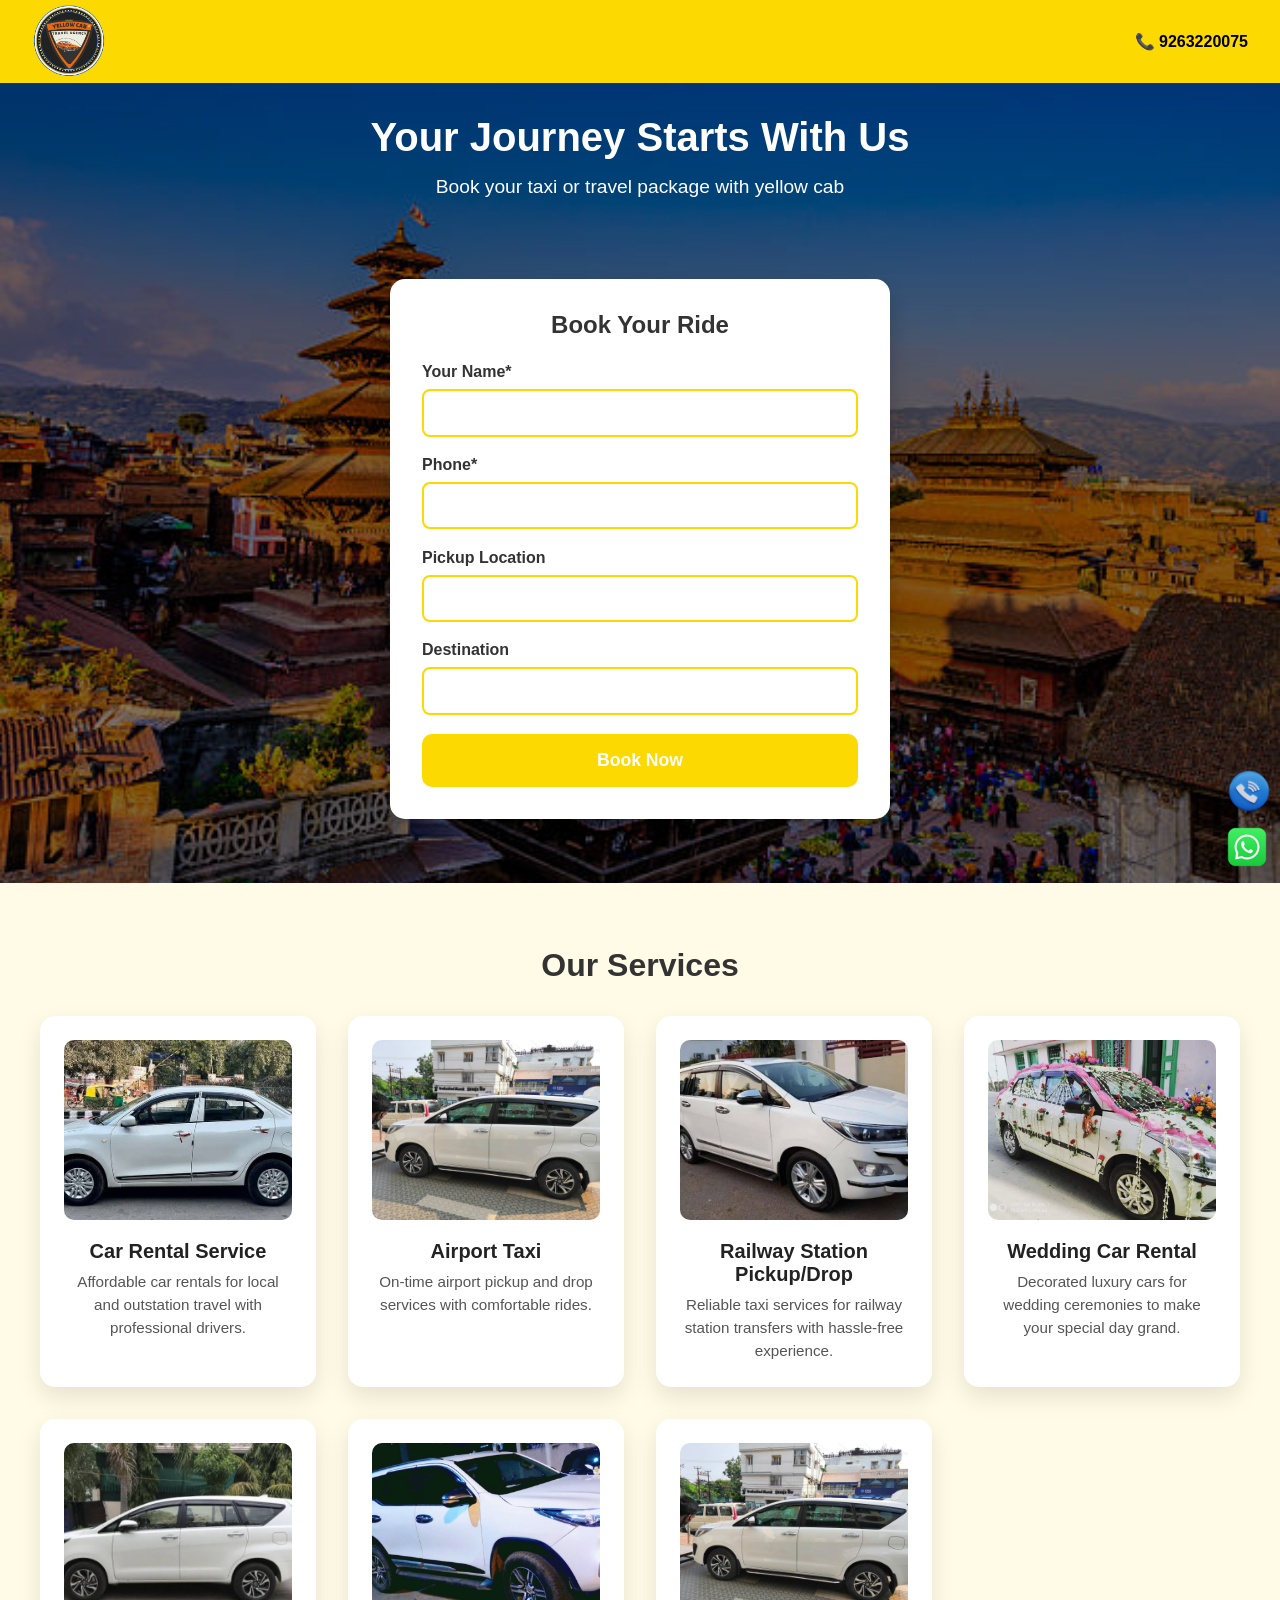
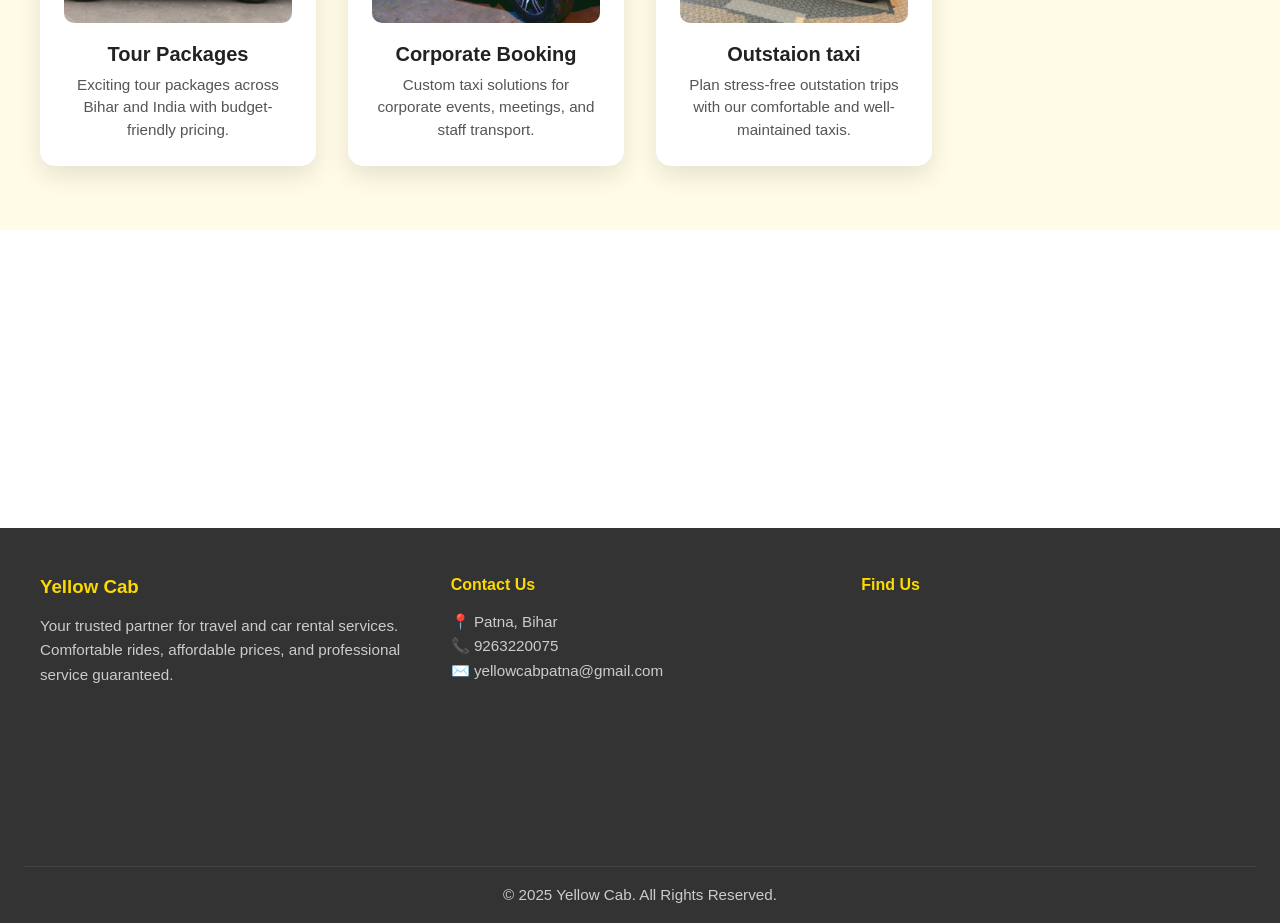
<file: index11.html>
<!DOCTYPE html>
<html lang="en">
<head>
  <!-- Google tag (gtag.js) -->
<script async src="https://www.googletagmanager.com/gtag/js?id=AW-17044334476">
</script>
<script>
  window.dataLayer = window.dataLayer || [];
  function gtag(){dataLayer.push(arguments);}
  gtag('js', new Date());

  gtag('config', 'AW-17044334476');
</script>

  <!-- Basic Meta Tags -->
  <meta charset="UTF-8" />
  <meta http-equiv="X-UA-Compatible" content="IE=edge" />
  <meta name="viewport" content="width=device-width, initial-scale=1.0" />
  
  <!-- SEO Title (60 characters – optimized for ranking & CTR) -->
<title>Yellow Cabs Patna | Cab Service, Taxi Booking & Car Rental</title>

<!-- Meta Description (155–160 chars, local + conversion focused) -->
<meta name="description" content="Yellow Cabs Patna offers reliable cab service, taxi booking, and car rental in Patna. 24/7 airport taxi, local & outstation cabs with professional drivers." />

<!-- Meta Keywords (for secondary engines + consistency) -->
<meta name="keywords" content="cab service Patna, taxi service Patna, cab booking Patna, car rental Patna, airport taxi Patna, outstation cab Patna, Yellow Cabs Patna, taxi booking in Patna" />

<!-- Open Graph / Social Sharing -->
<meta property="og:title" content="Yellow Cabs Patna | Trusted Cab & Taxi Service" />
<meta property="og:description" content="Book comfortable and affordable cab service in Patna. Yellow Cabs provides 24/7 taxi booking, airport transfers, local and outstation travel." />
<meta property="og:type" content="website" />
<meta property="og:url" content="https://yellowcabs.xyz/" />
<meta property="og:image" content="https://yellowcabs.xyz/sr1.jpg" />

  <!-- Favicon -->
  <link rel="icon" href="/logo.jpg" type="image/png" />
  <!-- Theme Color for Mobile Browsers -->
  <meta name="theme-color" content="#fcd900" />
  <style>
    :root {
      --primary-color: #fcd900;
      --dark-overlay: rgba(0, 0, 0, 0.5);
      --font-family: 'Segoe UI', Tahoma, Geneva, Verdana, sans-serif;
    }

    * {
      margin: 0;
      padding: 0;
      box-sizing: border-box;
    }

    body {
      font-family: var(--font-family);
      background-color: #fff;
      color: #333;
    }

    header {
      display: flex;
      justify-content: space-between;
      align-items: center;
      padding: 5px 2rem;
      background-color: var(--primary-color);
    }

    header img {
      height: 73px;
    }

    header .contact {
      font-weight: bold;
      font-size: 1rem;
    }
    header .contact a {
      font-weight: bold;
      font-size: 1rem;
      text-decoration: none;
      color: black;
    }

    .hero {
      position: relative;
      height: 808px;
      display: flex;
      justify-content: center;
      /* align-items: center; */
      text-align: center;
      overflow: hidden;
    }

    .hero::before {
      content: "";
      position: absolute;
      top: 0;
      left: 0;
      width: 100%;
      height: 100%;
      background-image: url('/nepal.jpg');
      background-size: cover;
      background-position: center;
      filter: brightness(50%);
      z-index: -1;
    }

    .hero-text {
      color: white;
      animation: fadeIn 2s ease-in-out;
      margin-top: 2rem;
      margin-left: 5px;
      margin-right: 5px;
    }

    .hero-text h1 {
      font-size: 2.5rem;
      margin-bottom: 1rem;
    }

    .hero-text p {
      font-size: 1.2rem;
    }

    @keyframes fadeIn {
      from { opacity: 0; transform: translateY(-20px); }
      to { opacity: 1; transform: translateY(0); }
    }

    .booking-form {
      max-width: 500px;
      margin: -100px auto 3rem;
      background-color: white;
      border-radius: 15px;
      padding: 2rem;
      box-shadow: 0 10px 20px rgba(0,0,0,0.2);
      animation: slideUp 1s ease-in-out;
      position: relative;
      bottom: 32rem;
    }

    .booking-form h2 {
      text-align: center;
      margin-bottom: 1.5rem;
      color: #333;
    }

    .form-group {
      margin-bottom: 1.2rem;
    }

    .form-group label {
      display: block;
      margin-bottom: 0.5rem;
      font-weight: 600;
    }

    .form-group input {
      width: 100%;
      padding: 0.8rem;
      border: 2px solid var(--primary-color);
      border-radius: 8px;
      font-size: 1rem;
    }

    .form-group input:focus {
      outline: none;
      border-color: #e6b800;
    }

    .booking-form button {
      width: 100%;
      background-color: var(--primary-color);
      border: none;
      padding: 1rem;
      font-size: 1.1rem;
      font-weight: bold;
      color: white;
      border-radius: 10px;
      cursor: pointer;
      transition: background 0.3s ease;
    }

    .booking-form button:hover {
      background-color: #e6b800;
    }

    @keyframes slideUp {
      from { opacity: 0; transform: translateY(40px); }
      to { opacity: 1; transform: translateY(0); }
    }

    @media (max-width: 600px) {
      .hero-text h1 {
        font-size: 2rem;
      } 
      .hero-text p {
        font-size: 1rem;
      }
      .booking-form {
        margin: -80px 1rem 2rem;
        padding: 1.5rem;
        bottom: 34rem;
      }
    }


    .services-section {
    padding: 4rem 2rem;
    background-color: #fffbe6;
    text-align: center;
    position: relative;
    bottom: 31rem;
    z-index: 2;
  }

  .section-title {
    font-size: 2rem;
    margin-bottom: 2rem;
    color: #333;
    animation: fadeInDown 1s ease-in-out;
  }

  .services-container {
    display: grid;
    grid-template-columns: repeat(auto-fit, minmax(250px, 1fr));
    gap: 2rem;
    max-width: 1200px;
    margin: auto;
    animation: fadeInUp 1.5s ease-in-out;
  }

  .service-card {
    background: white;
    padding: 1.5rem;
    border-radius: 15px;
    box-shadow: 0 10px 25px rgba(0, 0, 0, 0.1);
    transition: transform 0.3s ease, box-shadow 0.3s ease;
  }

  .service-card:hover {
    transform: translateY(-10px);
    box-shadow: 0 15px 30px rgba(0, 0, 0, 0.2);
  }

  .service-card img {
    width: 100%;
    height: 180px;
    object-fit: cover;
    border-radius: 10px;
    margin-bottom: 1rem;
    background-color: #f3f3f3;
  }

  .service-card h3 {
    color: #222;
    font-size: 1.25rem;
    margin-bottom: 0.5rem;
  }

  .service-card p {
    color: #555;
    font-size: 0.95rem;
    line-height: 1.5;
  }

  @keyframes fadeInDown {
    from { opacity: 0; transform: translateY(-20px); }
    to { opacity: 1; transform: translateY(0); }
  }

  @keyframes fadeInUp {
    from { opacity: 0; transform: translateY(20px); }
    to { opacity: 1; transform: translateY(0); }
  }

  @media (max-width: 768px) {
    .services-section {
      padding: 2rem 1rem;
    }
    .service-card img {
      height: 150px;
    }
  }


  
.fixed-bottom-right2 {
    position: fixed;
    bottom: 4.8rem;
    right: 0.2rem;
    display: flex;
    justify-content: end;
    align-items: center;
    z-index: 20;
  }
.fixed-bottom-right {
    position: fixed;
    bottom: 1.8rem;
    right: 0.8rem;
    display: flex;
    justify-content: end;
    align-items: center;
    z-index: 20;
  }
  
  .whatsapp-button {
  

    border-radius: 50%;

    transition: transform 0.3s ease-in-out;
  }
  
  .whatsapp-button:hover {
    transform: scale(1.2);
  }
  
  .whatsapp-icon {
    width: 2.5rem; 
    height: 2.5rem;
  }
  .whatsapp-icon1 {
    width: 3.5rem; 
    height: 3.5rem;
  }
  

  .footer {
    background-color: #333;
    color: #fff;
    padding: 3rem 1.5rem 1rem;
    font-family: 'Segoe UI', sans-serif;
    animation: fadeIn 2s ease-in-out;
    position: absolute;
    top: 133rem;
    width: 100vw;
    z-index: 1;
  }

  .footer-container {
    display: flex;
    flex-wrap: wrap;
    justify-content: space-between;
    gap: 2rem;
    max-width: 1200px;
    margin: auto;
  }

  .footer-about,
  .footer-contact,
  .footer-links,
  .footer-map {
    flex: 1 1 250px;
  }

  .footer-map iframe {
    width: 100%;
    min-height: 180px;
    border: 0;
    border-radius: 12px;
  }

  .footer h3, .footer h4 {
    color: var(--primary-color, #fcd900);
    margin-bottom: 1rem;
  }

  .footer p, .footer a {
    color: #ccc;
    font-size: 0.95rem;
    line-height: 1.6;
  }

  .footer a:hover {
    color: var(--primary-color, #fcd900);
    text-decoration: underline;
  }

  .footer-links ul {
    list-style: none;
    padding: 0;
  }

  .footer-links li {
    margin-bottom: 0.5rem;
  }

  .footer-bottom {
    text-align: center;
    margin-top: 2rem;
    border-top: 1px solid #444;
    padding-top: 1rem;
    font-size: 0.9rem;
    color: #aaa;
  }

  @keyframes fadeIn {
    from { opacity: 0; transform: translateY(30px); }
    to { opacity: 1; transform: translateY(0); }
  }

  @media (max-width: 1200px) {
    .footer{
        position: absolute;
        top: 154rem;
    }
  }
  @media (max-width: 900px) {
    .footer{
        position: absolute;
        top: 154rem;
    }
  }

  @media (max-width: px) {
    .footer{
        position: absolute;
        top: 133rem;
    }
  }
  @media (max-width: 578px) {
    .footer-container {
      flex-direction: column;
      align-items: center;
      justify-content: flex-start;
      gap: 1rem;
    }
    .footer-about, .footer-contact, .footer-links, .footer-map {
      flex: 0 1 auto;
      text-align: center;
      margin: 0;
    }
    .footer h3, .footer h4 {
      margin-bottom: 0.5rem;
    }
    .footer{
        position: absolute;
        top: 216rem;
    }
  }
  </style>
</head>
<body>
  <header>
    <img src="/logo1.png" alt="Logo" />
    <div class="contact"><a href="tel:+919263220075">📞 9263220075</a></div>
  </header>

  <section class="hero">
    <div class="hero-text">
      <h1>Your Journey Starts With Us</h1>
      <p>Book your taxi or travel package with yellow cab</p>
    </div>
  </section>

  <section class="booking-form">
    <h2>Book Your Ride</h2>
    <form action="https://formsubmit.co/yellowcabpatna@gmail.com" method="POST">
      <div class="form-group">
        <label for="name">Your Name*</label>
        <input type="text" id="name" name="name" required />
      </div>
      <div class="form-group">
        <label for="phone">Phone*</label>
        <input type="tel" id="phone" name="phone" required />
      </div>
      <div class="form-group">
        <label for="pickup">Pickup Location</label>
        <input type="text" id="pickup" name="pickup" />
      </div>
      <div class="form-group">
        <label for="destination">Destination</label>
        <input type="text" id="destination" name="destination" />
      </div>
      <button type="submit">Book Now</button>
    </form>
  </section>

  <!-- Services Section HTML -->
<section class="services-section">
    <h2 class="section-title">Our Services</h2>
    <div class="services-container">
      <div class="service-card">
        <img src="/sr1.jpg" alt="Car Rental">
        <h3>Car Rental Service</h3>
        <p>Affordable car rentals for local and outstation travel with professional drivers.</p>
      </div>
      <div class="service-card">
        <img src="/sr2.jpg" alt="Airport Taxi">
        <h3>Airport Taxi</h3>
        <p>On-time airport pickup and drop services with comfortable rides.</p>
      </div>
      <div class="service-card">
        <img src="/sr3.jpg" alt="Railway Station Pickup">
        <h3>Railway Station Pickup/Drop</h3>
        <p>Reliable taxi services for railway station transfers with hassle-free experience.</p>
      </div>
      <div class="service-card">
        <img src="/sr4.jpg" alt="Wedding Car">
        <h3>Wedding Car Rental</h3>
        <p>Decorated luxury cars for wedding ceremonies to make your special day grand.</p>
      </div>
      <div class="service-card">
        <img src="/sr5.jpg" alt="Tour Packages">
        <h3>Tour Packages</h3>
        <p>Exciting tour packages across Bihar and India with budget-friendly pricing.</p>
      </div>
      <div class="service-card">
        <img src="/sr6.jpg" alt="Corporate Booking">
        <h3>Corporate Booking</h3>
        <p>Custom taxi solutions for corporate events, meetings, and staff transport.</p>
      </div>
      <div class="service-card">
        <img src="/sr2.jpg" alt="Outstaion taxi">
        <h3>Outstaion taxi</h3>
        <p>Plan stress-free outstation trips with our comfortable and well-maintained taxis.</p>
      </div>
    </div>
  </section>

  <div class="fixed-bottom-right2">
    <a
      href="tel:+919263220075"
      target="_blank"
      rel="noopener noreferrer"
      class="whatsapp-button"
    >
      <img src="/call_logo.webp" alt="WhatsApp" class="whatsapp-icon1" />
    </a>
  </div>
  <div class="fixed-bottom-right">
    <a
      href="https://wa.me/+919263220075"
      target="_blank"
      rel="noopener noreferrer"
      class="whatsapp-button"
    >
      <img src="/whatsapp-icon.webp" alt="WhatsApp" class="whatsapp-icon" />
    </a>
  </div>


  <!-- Footer Section HTML -->
<footer class="footer">
    <div class="footer-container">
      <div class="footer-about">
        <h3>Yellow Cab</h3>
        <p>Your trusted partner for travel and car rental services. Comfortable rides, affordable prices, and professional service guaranteed.</p>
      </div>
      <div class="footer-contact">
        <h4>Contact Us</h4>
        <p>📍 Patna, Bihar</p>
        <p>📞 9263220075</p>
        <p>✉️ yellowcabpatna@gmail.com</p>
      </div>
      <div class="footer-map">
        <h4>Find Us</h4>
        <iframe src="https://www.google.com/maps/embed?pb=!1m18!1m12!1m3!1d3792.6609254687505!2d85.04673759378983!3d25.611873782540304!2m3!1f0!2f0!3f0!3m2!1i1024!2i768!4f13.1!3m3!1m2!1s0x2ccf1668d309ca91%3A0xf8773f1bc8fb2520!2sYellow%20Cabs%20Patna!5e1!3m2!1sen!2sin!4v1779031529789!5m2!1sen!2sin" height="220" style="border:0;" allowfullscreen="" loading="lazy" referrerpolicy="no-referrer-when-downgrade"></iframe>
      </div>
      
    </div>
    <div class="footer-bottom">
      <p>&copy; 2025 Yellow Cab. All Rights Reserved.</p>
    </div>
  </footer>
</body>
</html>
</file>
<file: styles.css>
:root {
  --bg: #0B1020;
  --bg2: #111A33;
  --card: #151E38;
  --card2: #1B2543;
  --input: #0E1529;
  --line: rgba(255,255,255,.10);
  --line2: rgba(255,255,255,.18);
  --text: #F4F1EA;
  --muted: #94A0BA;
  --amber: #FFA629;
  --amber2: #FFC46B;
  --amberDim: rgba(255,166,41,.12);
  --amberGrad: linear-gradient(135deg, #FFA629 0%, #FFC46B 100%);
  --ink: #1A1206;
  --wa: #25D366;
  --waInk: #04210F;
  --r: 14px;
  --r2: 20px;
  --ff: 'Inter', system-ui, -apple-system, sans-serif;
  --fh: 'Sora', 'Inter', system-ui, sans-serif;
}

*, *::before, *::after { margin: 0; padding: 0; box-sizing: border-box; }
html { scroll-behavior: smooth; scroll-padding-top: 84px; }
body {
  font-family: var(--ff);
  background: var(--bg);
  color: var(--text);
  line-height: 1.6;
  overflow-x: hidden;
  padding-bottom: 96px;
  -webkit-font-smoothing: antialiased;
}
h1, h2, h3, h4 { font-family: var(--fh); letter-spacing: -0.02em; line-height: 1.15; }
a { color: inherit; text-decoration: none; }
img { max-width: 100%; display: block; }
ul { list-style: none; }
button { font: inherit; color: inherit; }
svg { flex-shrink: 0; }

.container { max-width: 1200px; margin: 0 auto; padding: 0 24px; }
.center { text-align: center; margin-top: 36px; }

/* ─── BUTTONS ─── */
.btn {
  display: inline-flex; align-items: center; justify-content: center; gap: 8px;
  padding: 13px 22px;
  border-radius: 999px;
  font-family: var(--fh); font-weight: 600; font-size: 15px;
  border: 1px solid transparent;
  cursor: pointer;
  transition: transform .2s ease, box-shadow .2s ease, background .2s ease, border-color .2s ease;
  white-space: nowrap;
}
.btn:hover { transform: translateY(-2px); }
.btn-wa { background: var(--wa); color: var(--waInk); box-shadow: 0 8px 24px rgba(37,211,102,.25); }
.btn-wa:hover { box-shadow: 0 12px 30px rgba(37,211,102,.38); }
.btn-amber { background: var(--amberGrad); color: var(--ink); box-shadow: 0 8px 26px rgba(255,166,41,.28); }
.btn-amber:hover { box-shadow: 0 12px 34px rgba(255,166,41,.42); }
.btn-ghost { background: var(--card); border-color: var(--line2); color: var(--text); }
.btn-ghost:hover { border-color: var(--amber); }
.btn-card { background: var(--card2); border-color: var(--line2); color: var(--text); }
.btn-card:hover { border-color: var(--wa); color: var(--wa); }
.btn-block { width: 100%; }
.btn-lg { padding: 15px 30px; font-size: 16px; }
.btn-sm { padding: 10px 16px; font-size: 14px; }
.btn-pill {
  display: inline-flex; align-items: center; gap: 6px;
  padding: 6px 14px;
  border: 1px solid rgba(255,166,41,.5);
  border-radius: 999px;
  color: var(--amber2);
  font-family: var(--fh); font-weight: 600; font-size: 13px;
  transition: background .2s ease;
}
.btn-pill:hover { background: var(--amberDim); }

/* ─── TOP BAR & HEADER ─── */
.topbar {
  background: var(--amberGrad);
  color: var(--ink);
  text-align: center;
  font-size: 13px; font-weight: 600;
  padding: 8px 16px;
}
.header {
  position: sticky; top: 0; z-index: 100;
  background: rgba(11,16,32,.88);
  backdrop-filter: blur(14px);
  -webkit-backdrop-filter: blur(14px);
  border-bottom: 1px solid var(--line);
}
.header.scrolled { box-shadow: 0 8px 30px rgba(0,0,0,.35); }
.header-inner { display: flex; align-items: center; gap: 24px; height: 68px; }
.brand { display: flex; align-items: center; gap: 10px; }
.brand img { width: 40px; height: 40px; border-radius: 50%; object-fit: cover; }
.brand span { display: flex; flex-direction: column; line-height: 1.1; }
.brand b { font-family: var(--fh); font-size: 17px; font-weight: 700; }
.brand small { color: var(--amber); font-size: 10px; font-weight: 700; letter-spacing: .18em; margin-top: 3px; }
.nav { display: flex; gap: 22px; margin-left: auto; }
.nav a { color: #C9D1E3; font-size: 15px; font-weight: 500; transition: color .2s ease; }
.nav a:hover { color: var(--amber); }
.header-cta { padding: 10px 18px; font-size: 14px; }
.menu-toggle { display: none; background: none; border: 0; cursor: pointer; padding: 8px; flex-direction: column; gap: 5px; }
.menu-toggle span { width: 22px; height: 2px; background: var(--text); border-radius: 2px; transition: transform .25s ease, opacity .25s ease; }
.menu-open .menu-toggle span:nth-child(1) { transform: translateY(7px) rotate(45deg); }
.menu-open .menu-toggle span:nth-child(2) { opacity: 0; }
.menu-open .menu-toggle span:nth-child(3) { transform: translateY(-7px) rotate(-45deg); }

/* ─── HERO ─── */
.hero {
  position: relative;
  padding: 64px 0 88px;
  background:
    radial-gradient(700px 420px at 92% 0%, rgba(255,166,41,.16), transparent 70%),
    radial-gradient(600px 400px at 0% 100%, rgba(255,166,41,.07), transparent 70%),
    linear-gradient(180deg, #0D1430 0%, var(--bg) 100%);
  overflow: hidden;
}
.hero::before {
  content: '';
  position: absolute; inset: 0;
  background-image:
    linear-gradient(rgba(255,255,255,.035) 1px, transparent 1px),
    linear-gradient(90deg, rgba(255,255,255,.035) 1px, transparent 1px);
  background-size: 44px 44px;
  mask-image: radial-gradient(ellipse at 30% 30%, #000 20%, transparent 75%);
  -webkit-mask-image: radial-gradient(ellipse at 30% 30%, #000 20%, transparent 75%);
  pointer-events: none;
}
.hero-grid { position: relative; display: grid; grid-template-columns: 1.08fr .92fr; gap: 56px; align-items: center; }
.hero-grid > *, .grid2 > * { min-width: 0; }
.pill-badge {
  display: inline-flex; align-items: center; gap: 8px;
  padding: 6px 14px;
  background: var(--amberDim);
  border: 1px solid rgba(255,166,41,.35);
  border-radius: 999px;
  color: var(--amber2);
  font-size: 13px; font-weight: 600;
}
.pill-badge i { width: 9px; height: 9px; border-radius: 50%; background: var(--amber); box-shadow: 0 0 0 3px rgba(255,166,41,.25); }
.hero h1 { font-size: clamp(38px, 5.4vw, 62px); font-weight: 800; margin: 20px 0 18px; }
.hl {
  color: var(--amber);
  background: url("data:image/svg+xml,%3Csvg xmlns='http://www.w3.org/2000/svg' viewBox='0 0 200 12' preserveAspectRatio='none'%3E%3Cpath d='M3 9 Q100 1 197 7' stroke='%23FFA629' stroke-width='3' fill='none' stroke-linecap='round'/%3E%3C/svg%3E") no-repeat left bottom / 100% .22em;
  padding-bottom: .12em;
}
.hl-plain { color: var(--amber); }
.hero-sub { color: #B4BDD0; font-size: 18px; max-width: 520px; }
.hero-btns { display: flex; gap: 12px; flex-wrap: wrap; margin: 28px 0 18px; }

.quick-wa {
  display: flex; align-items: center; gap: 10px;
  max-width: 470px;
  padding: 6px 6px 6px 18px;
  background: var(--card);
  border: 1px solid rgba(255,166,41,.4);
  border-radius: 999px;
}
.quick-wa-icon { color: var(--wa); }
.quick-wa input {
  flex: 1; min-width: 0;
  background: none; border: 0; outline: 0;
  color: var(--text); font: 500 15px var(--ff);
  border-left: 2px solid var(--amber);
  padding-left: 10px;
}
.quick-wa input::placeholder { color: var(--muted); }
.quick-wa button {
  width: 42px; height: 42px; border-radius: 50%;
  border: 0; cursor: pointer;
  background: #1F7A47; color: #BFF5D3;
  display: flex; align-items: center; justify-content: center;
  transition: background .2s ease;
}
.quick-wa button:hover { background: var(--wa); color: var(--waInk); }
.quick-wa-msg { color: var(--wa); font-size: 13px; min-height: 18px; margin: 6px 0 4px 18px; }
.chip-offer {
  display: inline-block;
  padding: 7px 14px;
  background: rgba(255,166,41,.14);
  border-radius: 999px;
  font-size: 14px; font-weight: 600;
}
.chip-offer b { color: var(--amber); }
.stats { display: grid; grid-template-columns: repeat(4, 1fr); gap: 10px; max-width: 470px; margin-top: 18px; }
.stats div {
  border: 1px solid var(--line2);
  border-radius: 10px;
  padding: 10px 6px;
  text-align: center;
  background: rgba(255,255,255,.02);
}
.stats b { display: block; font-family: var(--fh); color: var(--amber2); font-size: 18px; }
.stats span { font-size: 11px; color: var(--muted); letter-spacing: .1em; text-transform: uppercase; }

/* ─── BOOKING FORM ─── */
.form-card {
  background: linear-gradient(180deg, var(--card2) 0%, var(--card) 100%);
  border: 1px solid var(--line2);
  border-radius: var(--r2);
  padding: 30px 26px 22px;
  box-shadow: 0 30px 80px rgba(0,0,0,.45);
}
.form-card h2 { text-align: center; font-size: 22px; }
.form-sub { text-align: center; color: var(--muted); font-size: 13px; margin: 6px 0 20px; }
.trip-tabs {
  display: grid; grid-template-columns: repeat(3, 1fr); gap: 4px;
  padding: 4px;
  background: var(--input);
  border: 1px solid var(--line);
  border-radius: 12px;
  margin-bottom: 14px;
}
.trip-tabs input { position: absolute; opacity: 0; pointer-events: none; }
.trip-tabs span {
  display: block; text-align: center;
  padding: 9px 4px;
  border-radius: 9px;
  font-family: var(--fh); font-weight: 600; font-size: 14px;
  color: var(--muted);
  cursor: pointer;
  transition: background .2s ease, color .2s ease;
}
.trip-tabs input:checked + span { background: var(--amberGrad); color: var(--ink); }
.trip-tabs input:focus-visible + span { outline: 2px solid var(--amber); outline-offset: 2px; }
.trip-tabs input:disabled + span { opacity: .35; cursor: not-allowed; text-decoration: line-through; }
.grid2 { display: grid; grid-template-columns: 1fr 1fr; gap: 12px; }
.field { margin-bottom: 12px; transition: opacity .2s ease; }
.field label {
  display: block;
  color: var(--amber);
  font-size: 11.5px; font-weight: 700;
  letter-spacing: .09em;
  text-transform: uppercase;
  margin-bottom: 6px;
}
.field label em { font-style: normal; text-transform: none; letter-spacing: 0; font-weight: 500; color: rgba(255,166,41,.7); }
.field input, .field select {
  width: 100%;
  min-width: 0;
  padding: 12px 14px;
  background: var(--input);
  border: 1px solid var(--line2);
  border-radius: 10px;
  color: var(--text);
  font: 500 15px var(--ff);
  color-scheme: dark;
  transition: border-color .2s ease, box-shadow .2s ease;
}
.field input::placeholder { color: #6B7690; }
.field input:focus, .field select:focus { outline: 0; border-color: var(--amber); box-shadow: 0 0 0 3px rgba(255,166,41,.15); }
.field select option { background: var(--card); color: var(--text); }
.field.is-off { opacity: .4; }
.date-chips { display: flex; gap: 6px; margin: -4px 0 12px; }
.date-chips button {
  background: var(--card2);
  border: 1px solid var(--line2);
  border-radius: 7px;
  padding: 4px 11px;
  font-size: 12.5px; font-weight: 600;
  cursor: pointer;
  transition: border-color .2s ease, color .2s ease;
}
.date-chips button:hover, .date-chips button.active { border-color: var(--amber); color: var(--amber); }
.fare-hint { color: var(--amber2); font-size: 12.5px; margin-top: 6px; min-height: 1.2em; }
.form-note { text-align: center; color: var(--muted); font-size: 12.5px; margin-top: 12px; }

/* Fare estimate */
.estimate {
  margin: -2px 0 14px;
  padding: 12px 14px;
  background: rgba(255,166,41,.07);
  border: 1px solid rgba(255,166,41,.4);
  border-radius: 12px;
}
.estimate[hidden] { display: none; }
.est-head { display: flex; justify-content: space-between; align-items: baseline; gap: 10px; }
.est-head span { color: var(--amber); font-size: 11.5px; font-weight: 700; letter-spacing: .09em; text-transform: uppercase; }
.est-head b { font-family: var(--fh); font-size: 24px; color: var(--amber2); line-height: 1.2; }
.est-route { color: #C9D1E3; font-size: 13px; margin-top: 2px; }
.est-lines { margin: 8px 0 0; border-top: 1px dashed rgba(255,166,41,.3); padding-top: 6px; }
.est-lines:empty { display: none; }
.est-lines li { display: flex; justify-content: space-between; gap: 10px; font-size: 13px; color: var(--muted); padding: 2px 0; }
.est-lines b { color: var(--text); font-weight: 600; white-space: nowrap; }
.est-cars { display: flex; flex-wrap: wrap; gap: 6px; margin-top: 10px; }
.est-cars:empty { display: none; }
.est-cars button {
  display: flex; flex-direction: column; align-items: flex-start;
  padding: 5px 10px;
  background: var(--input);
  border: 1px solid var(--line2);
  border-radius: 8px;
  cursor: pointer;
  line-height: 1.25;
  transition: border-color .2s ease;
}
.est-cars button span { font-size: 11.5px; color: var(--muted); }
.est-cars button b { font-family: var(--fh); font-size: 13.5px; }
.est-cars button:hover { border-color: rgba(255,166,41,.6); }
.est-cars button.active { border-color: var(--amber); background: rgba(255,166,41,.14); }
.est-cars button.active b { color: var(--amber2); }
.est-note { font-size: 11.5px; color: var(--muted); margin-top: 8px; }
.est-note:empty { display: none; }
.form-card .btn-wa { margin-top: 4px; padding: 14px; font-size: 16px; }

/* Place suggestions */
.ac-wrap { position: relative; }
.ac-list {
  display: none;
  position: absolute; left: 0; right: 0; top: calc(100% + 6px);
  z-index: 50;
  background: var(--card2);
  border: 1px solid var(--line2);
  border-radius: 12px;
  box-shadow: 0 18px 40px rgba(0,0,0,.5);
  max-height: 300px; overflow-y: auto;
  padding: 4px;
  min-width: 240px;
}
.ac-list.open { display: block; }
.ac-list li {
  display: grid; grid-template-columns: 16px 1fr; column-gap: 8px; align-items: center;
  padding: 8px 10px;
  border-radius: 8px;
  cursor: pointer;
}
.ac-list li svg { color: var(--amber); grid-row: span 2; }
.ac-list li b { font-weight: 700; font-size: 14px; color: var(--text); }
.ac-list li b span { font-weight: 400; }
.ac-list li small { color: var(--muted); font-size: 12px; grid-column: 2; }
.ac-list li:hover, .ac-list li.active { background: rgba(255,166,41,.12); }
.ac-list li.ac-action b { color: var(--amber2); }
.ac-list li.ac-action:nth-child(2) { border-bottom: 1px solid var(--line); border-radius: 8px 8px 0 0; margin-bottom: 2px; }
.ac-map-btn {
  position: absolute; top: 50%; right: 6px;
  transform: translateY(-50%);
  width: 32px; height: 32px;
  display: flex; align-items: center; justify-content: center;
  background: var(--amberDim);
  border: 0; border-radius: 8px;
  color: var(--amber);
  cursor: pointer;
  transition: background .2s ease;
}
.ac-map-btn:hover { background: rgba(255,166,41,.25); }
.ac-wrap:has(.ac-map-btn) input { padding-right: 44px; }
.loc-row { display: flex; flex-wrap: wrap; align-items: center; gap: 4px 12px; margin: -4px 0 12px; }
.loc-link {
  display: inline-flex; align-items: center; gap: 6px;
  background: none; border: 0; padding: 0;
  color: var(--amber2);
  font-size: 13px; font-weight: 600;
  cursor: pointer;
}
.loc-link:hover { text-decoration: underline; }
.loc-msg { font-size: 12.5px; color: var(--muted); }
.loc-msg.error { color: #FF8A7A; }

/* Map picker */
.map-dialog {
  width: min(760px, calc(100% - 24px));
  max-height: calc(100dvh - 24px);
  margin: auto;
  padding: 0;
  background: var(--card);
  color: var(--text);
  border: 1px solid var(--line2);
  border-radius: var(--r2);
  box-shadow: 0 30px 80px rgba(0,0,0,.6);
  overflow: hidden;
}
.map-dialog[open] { display: flex; flex-direction: column; }
.map-dialog::backdrop { background: rgba(5,8,18,.75); backdrop-filter: blur(3px); }
.map-head { display: flex; align-items: center; justify-content: space-between; padding: 14px 16px; border-bottom: 1px solid var(--line); }
.map-head h3 { font-size: 17px; }
.map-close {
  width: 34px; height: 34px; border-radius: 50%;
  background: var(--card2); border: 1px solid var(--line2);
  cursor: pointer; font-size: 14px;
}
.map-close:hover { border-color: var(--amber); }
.map-search { position: relative; z-index: 2; padding: 12px 16px 0; }
.map-search input {
  width: 100%;
  padding: 11px 14px;
  background: var(--input);
  border: 1px solid var(--line2);
  border-radius: 10px;
  color: var(--text);
  font: 500 15px var(--ff);
}
.map-search input:focus { outline: 0; border-color: var(--amber); }
.map-stage {
  position: relative; z-index: 0;
  height: min(56vh, 460px);
  margin: 12px 16px 0;
  border: 1px solid var(--line2);
  border-radius: 12px;
  overflow: hidden;
}
#mapCanvas { position: absolute; inset: 0; background: #E5E3DF; }
.map-pin {
  position: absolute; left: 50%; top: 50%; z-index: 500;
  transform: translate(-50%, -100%);
  color: #E8590C;
  pointer-events: none;
  filter: drop-shadow(0 3px 4px rgba(0,0,0,.4));
}
.map-pin::after {
  content: '';
  position: absolute; left: 50%; bottom: -3px;
  width: 10px; height: 4px; margin-left: -5px;
  border-radius: 50%;
  background: rgba(0,0,0,.35);
}
.map-locate {
  position: absolute; right: 10px; bottom: 48px; z-index: 1000;
  width: 42px; height: 42px; border-radius: 50%;
  background: #fff; color: #1A73E8;
  border: 0; cursor: pointer;
  display: flex; align-items: center; justify-content: center;
  box-shadow: 0 3px 10px rgba(0,0,0,.3);
}
.map-foot { display: flex; align-items: center; gap: 14px; padding: 14px 16px 16px; }
.map-address { flex: 1; min-width: 0; display: flex; flex-direction: column; }
.map-address small { color: var(--amber); font-size: 11px; font-weight: 700; letter-spacing: .08em; text-transform: uppercase; }
/* Always two lines tall, so a longer or shorter address never resizes the map */
.map-address span {
  font-size: 14px; line-height: 1.4; color: #D9DEEA;
  height: 2.8em;
  display: -webkit-box; -webkit-box-orient: vertical; -webkit-line-clamp: 2; line-clamp: 2;
  overflow: hidden;
  transition: opacity .2s ease;
}
.map-address span.is-stale { opacity: .45; }
.map-foot .btn:disabled { opacity: .5; cursor: wait; transform: none; }

/* ─── SECTIONS ─── */
.section { padding: 88px 0; }
.section-tight { padding: 56px 0; }
.eyebrow {
  display: inline-flex; align-items: center; gap: 12px;
  color: var(--amber);
  font-size: 12.5px; font-weight: 700;
  letter-spacing: .16em;
  text-transform: uppercase;
  margin-bottom: 12px;
}
.eyebrow::before { content: ''; width: 24px; height: 2px; background: var(--amber); border-radius: 2px; }
.eyebrow-center { justify-content: center; }
.section h2 { font-size: clamp(30px, 4vw, 46px); font-weight: 800; margin-bottom: 14px; }
.lead { color: var(--muted); font-size: 17px; max-width: 640px; margin-bottom: 32px; }
.section h2 + .grid3, .section h2 + .acc-grid, .section h2 + .faq-grid { margin-top: 28px; }

.grid3 { display: grid; grid-template-columns: repeat(3, 1fr); gap: 14px; }
.grid4 { display: grid; grid-template-columns: repeat(4, 1fr); gap: 14px; }

.reveal { opacity: 0; transform: translateY(22px); transition: opacity .7s ease, transform .7s ease; }
.reveal.in { opacity: 1; transform: none; }

/* ─── GALLERY ─── */
.carousel { position: relative; }
.car-track {
  display: flex; gap: 12px;
  overflow-x: auto;
  scroll-snap-type: x mandatory;
  scrollbar-width: none;
  border-radius: var(--r);
}
.car-track::-webkit-scrollbar { display: none; }
.car-track img {
  flex: 0 0 calc((100% - 24px) / 3);
  min-width: 0;
  width: 100%;
  aspect-ratio: 4 / 3;
  object-fit: cover;
  border-radius: var(--r);
  scroll-snap-align: start;
}
.car-arrow {
  position: absolute; top: calc(50% - 22px); z-index: 2;
  width: 42px; height: 42px; border-radius: 50%;
  background: var(--bg); border: 1px solid var(--line2);
  font-size: 22px; line-height: 1;
  cursor: pointer;
  display: flex; align-items: center; justify-content: center;
  transition: border-color .2s ease;
}
.car-arrow:hover { border-color: var(--amber); }
.car-arrow.prev { left: -14px; }
.car-arrow.next { right: -14px; }
.car-dots { display: flex; justify-content: center; gap: 6px; margin-top: 18px; }
.car-dots button {
  width: 8px; height: 8px; border-radius: 99px;
  border: 0; background: #3A4563; cursor: pointer;
  transition: width .25s ease, background .25s ease;
}
.car-dots button.active { width: 22px; background: var(--amber); }

/* ─── CARDS ─── */
.mini-card, .fleet-card, .num-card, .step-card, .review {
  background: linear-gradient(180deg, var(--card) 0%, rgba(21,30,56,.6) 100%);
  border: 1px solid var(--line);
  border-radius: var(--r2);
}
.mini-card { padding: 20px; }
.mini-card h3 { font-size: 18px; margin-bottom: 4px; }
.mini-card p { color: var(--muted); font-size: 13.5px; margin-bottom: 14px; }

.fleet-card { position: relative; padding: 20px; display: flex; flex-direction: column; transition: border-color .25s ease, transform .25s ease; }
.fleet-card:hover { border-color: rgba(255,166,41,.35); transform: translateY(-3px); }
.seat-badge {
  position: absolute; top: 14px; right: 14px;
  padding: 3px 10px;
  background: rgba(255,166,41,.15);
  border: 1px solid rgba(255,166,41,.45);
  border-radius: 999px;
  color: var(--amber2);
  font-family: var(--fh); font-size: 12px; font-weight: 700;
}
.fleet-icon {
  height: 86px;
  display: flex; align-items: center; justify-content: center;
  background: var(--bg);
  border: 1px solid var(--line);
  border-radius: 12px;
  color: var(--amber);
  margin-bottom: 16px;
}
.fleet-card h3 { font-size: 19px; margin-bottom: 6px; }
.fleet-card > p { color: var(--muted); font-size: 14px; margin-bottom: 12px; }
.tags { display: flex; flex-wrap: wrap; gap: 6px; margin-bottom: 14px; }
.tags span { border: 1px solid var(--line2); border-radius: 6px; padding: 2px 9px; font-size: 12px; color: var(--muted); }
.rates { border-top: 1px solid var(--line); margin-bottom: 16px; flex: 1; }
.rates li { display: flex; justify-content: space-between; align-items: baseline; gap: 10px; padding: 9px 0; border-bottom: 1px dashed var(--line); font-size: 14px; color: #C9D1E3; }
.rates b { font-family: var(--fh); color: var(--amber); font-size: 17px; white-space: nowrap; }
.note-bar {
  margin-top: 20px;
  padding: 12px 18px;
  background: var(--amberDim);
  border: 1px dashed rgba(255,166,41,.4);
  border-radius: 12px;
  color: #D9DEEA;
  font-size: 14px;
  text-align: center;
}

/* ─── ROUTES ─── */
.filter-pills { display: flex; flex-wrap: wrap; gap: 8px; margin-bottom: 16px; }
.filter-pills button {
  padding: 8px 18px;
  background: var(--card);
  border: 1px solid var(--line2);
  border-radius: 999px;
  font-family: var(--fh); font-weight: 600; font-size: 14px;
  color: #C9D1E3;
  cursor: pointer;
  transition: border-color .2s ease;
}
.filter-pills button:hover { border-color: var(--amber); }
.filter-pills button.active { background: var(--amberGrad); border-color: transparent; color: var(--ink); }
.route-grid { display: grid; grid-template-columns: repeat(3, 1fr); gap: 10px; }
.route {
  display: flex;
  background: var(--card);
  border: 1px solid var(--line2);
  border-radius: 12px;
  overflow: hidden;
  transition: border-color .2s ease;
}
.route[hidden] { display: none; }
.route:hover { border-color: rgba(255,166,41,.45); }
.route button {
  flex: 1; min-width: 0;
  display: grid; grid-template-columns: 1fr auto; column-gap: 10px; align-items: center;
  text-align: left;
  background: none; border: 0; cursor: pointer;
  padding: 12px 14px;
}
.route button b { font-family: var(--fh); font-size: 15px; }
.route button small { grid-column: 1; color: var(--muted); font-size: 12.5px; }
.route button svg { grid-column: 2; grid-row: 1 / span 2; color: var(--amber); }
.route a {
  width: 52px;
  display: flex; align-items: center; justify-content: center;
  background: rgba(37,211,102,.1);
  border-left: 1px solid var(--line2);
  color: var(--wa);
  transition: background .2s ease, color .2s ease;
}
.route a:hover { background: var(--wa); color: var(--waInk); }
.route-more { margin-top: 18px; color: #C9D1E3; font-size: 14px; }
.route-more a { color: var(--amber); font-weight: 700; }

/* ─── ACCORDIONS (services + FAQ) ─── */
.acc-grid, .faq-grid { display: grid; grid-template-columns: 1fr 1fr; gap: 10px; align-items: start; }
.acc, .faq {
  background: var(--bg2);
  border: 1px solid var(--line2);
  border-radius: var(--r);
  transition: border-color .2s ease;
}
.acc[open], .faq[open] { border-color: rgba(255,166,41,.35); }
.acc summary, .faq summary {
  list-style: none;
  cursor: pointer;
  display: flex; justify-content: space-between; align-items: center; gap: 12px;
  font-family: var(--fh); font-weight: 700;
}
.acc summary { padding: 22px 18px; font-size: 16px; }
.faq summary { padding: 17px 18px; font-size: 15px; }
.acc summary::-webkit-details-marker, .faq summary::-webkit-details-marker { display: none; }
.acc summary::after, .faq summary::after {
  content: '';
  border: 5px solid transparent;
  border-top-color: var(--amber);
  border-bottom-width: 0;
  transition: transform .25s ease;
}
.acc[open] summary::after, .faq[open] summary::after { transform: rotate(180deg); }
.acc ul { padding: 0 18px 16px 18px; }
.acc li { position: relative; padding-left: 18px; color: #B4BDD0; font-size: 14.5px; margin-bottom: 8px; }
.acc li::before { content: ''; position: absolute; left: 0; top: 9px; width: 6px; height: 6px; border-radius: 2px; background: var(--amber); }
.acc .btn { margin: 0 18px 18px; width: calc(100% - 36px); }
.faq p { padding: 0 18px 18px; color: #B4BDD0; font-size: 14.5px; }

/* ─── PRICING & STEPS ─── */
.num-card { padding: 22px 20px; }
.num-card > span { display: block; font-family: var(--fh); font-weight: 800; font-size: 34px; line-height: 1; color: rgba(255,166,41,.22); margin-bottom: 8px; }
.num-card h3, .step-card h3 { font-size: 17px; margin-bottom: 6px; }
.num-card p, .step-card p { color: var(--muted); font-size: 14px; }
.step-card { padding: 22px 20px; }
.step-card > span {
  width: 36px; height: 36px;
  display: flex; align-items: center; justify-content: center;
  border-radius: 9px;
  background: var(--amberGrad);
  color: var(--ink);
  font-family: var(--fh); font-weight: 800;
  margin-bottom: 14px;
}

/* ─── LOCAL PACKAGE BOX ─── */
.offer-box {
  text-align: center;
  padding: 36px 24px;
  border: 1px solid rgba(255,166,41,.4);
  border-radius: var(--r2);
  background:
    radial-gradient(500px 200px at 20% 0%, rgba(255,166,41,.12), transparent 70%),
    linear-gradient(135deg, #22201F 0%, #141A2E 100%);
}
.offer-box h2 { font-size: clamp(26px, 3.2vw, 34px); margin-bottom: 10px; }
.offer-box > p { color: var(--muted); max-width: 520px; margin: 0 auto 20px; font-size: 15px; }
.offer-prices { display: flex; flex-wrap: wrap; justify-content: center; gap: 10px; margin-bottom: 22px; }
.offer-prices span {
  padding: 8px 16px;
  border: 1px solid rgba(255,166,41,.55);
  border-radius: 10px;
  background: rgba(0,0,0,.25);
  font-size: 14px;
}
.offer-prices b { font-family: var(--fh); color: var(--amber); margin-left: 4px; }

/* ─── REVIEWS ─── */
.review { padding: 22px 20px; display: flex; flex-direction: column; }
.stars { color: var(--amber); letter-spacing: 2px; margin-bottom: 10px; }
.review blockquote { color: #C9D1E3; font-size: 14.5px; flex: 1; margin-bottom: 16px; }
.review figcaption { display: flex; align-items: center; gap: 10px; }
.review figcaption i {
  width: 38px; height: 38px; border-radius: 50%;
  background: var(--amberGrad); color: var(--ink);
  display: flex; align-items: center; justify-content: center;
  font-style: normal; font-weight: 700; font-size: 14px;
}
.review figcaption span { display: flex; flex-direction: column; font-size: 12.5px; color: var(--muted); }
.review figcaption b { color: var(--text); font-size: 14px; }

/* ─── MAP ─── */
.map { border-radius: var(--r2); overflow: hidden; border: 1px solid var(--line2); }
.map iframe { display: block; width: 100%; height: 420px; border: 0; }
.map-btns { display: flex; gap: 10px; flex-wrap: wrap; margin-top: 16px; }

/* ─── FOOTER ─── */
.footer { background: #070B17; border-top: 1px solid rgba(255,166,41,.35); padding: 48px 0 0; }
.footer-grid { display: grid; grid-template-columns: 1.3fr 1fr 1.3fr; gap: 40px; padding-bottom: 32px; }
.footer-about { color: var(--muted); font-size: 14px; margin: 14px 0 16px; max-width: 340px; }
.footer-btns { display: flex; gap: 10px; flex-wrap: wrap; }
.footer-mail { color: var(--muted); font-size: 13.5px; margin-top: 14px; }
.footer-mail a:hover { color: var(--amber); }
.footer h4 { color: var(--amber); font-size: 12px; letter-spacing: .14em; text-transform: uppercase; margin-bottom: 14px; }
.footer-links li { margin-bottom: 8px; }
.footer-links a { color: #B4BDD0; font-size: 14px; transition: color .2s ease; }
.footer-links a:hover { color: var(--amber); }
.footer-chips { display: flex; flex-wrap: wrap; gap: 6px; }
.footer-chips a {
  padding: 4px 11px;
  border: 1px solid var(--line2);
  border-radius: 999px;
  background: var(--card);
  color: #B4BDD0;
  font-size: 12.5px;
  transition: border-color .2s ease, color .2s ease;
}
.footer-chips a:hover { border-color: var(--amber); color: var(--amber); }
.footer-bottom {
  display: flex; justify-content: space-between; flex-wrap: wrap; gap: 8px;
  border-top: 1px solid var(--line);
  padding: 18px 24px;
  color: #6B7690;
  font-size: 13px;
}

/* ─── FLOATING ACTION BAR ─── */
.action-bar {
  position: fixed; left: 50%; bottom: 16px; z-index: 90;
  transform: translateX(-50%);
  width: min(680px, calc(100% - 24px));
  display: grid; grid-template-columns: 1fr 1.15fr 1fr; gap: 8px;
  padding: 7px;
  background: rgba(17,22,38,.92);
  backdrop-filter: blur(12px);
  -webkit-backdrop-filter: blur(12px);
  border: 1px solid var(--line2);
  border-radius: 999px;
  box-shadow: 0 16px 40px rgba(0,0,0,.5);
}
.action-bar a {
  display: flex; align-items: center; justify-content: center; gap: 8px;
  padding: 12px 10px;
  border-radius: 999px;
  font-family: var(--fh); font-weight: 600; font-size: 15px;
}
.ab-call { background: #1F2638; border: 1px solid var(--line2); }
.ab-wa { background: var(--wa); color: var(--waInk); }
.ab-book { background: var(--amberGrad); color: var(--ink); }

/* ─── RESPONSIVE ─── */
@media (max-width: 1060px) {
  .nav { gap: 16px; }
  .nav a { font-size: 14px; }
}

@media (max-width: 960px) {
  .hero-grid { grid-template-columns: 1fr; gap: 40px; }
  .hero { padding: 40px 0 64px; }
  .grid3, .route-grid { grid-template-columns: 1fr 1fr; }
  .grid4 { grid-template-columns: 1fr 1fr; }
  .footer-grid { grid-template-columns: 1fr 1fr; }
  .footer-grid > div:first-child { grid-column: 1 / -1; }
  .car-track img { flex-basis: calc((100% - 12px) / 2); }

  .menu-toggle { display: flex; }
  .header-cta { margin-left: auto; }
  .nav {
    position: absolute; top: 100%; left: 0; right: 0;
    flex-direction: column; gap: 0;
    background: rgba(11,16,32,.98);
    border-bottom: 1px solid var(--line);
    padding: 8px 24px 16px;
    display: none;
  }
  .menu-open .nav { display: flex; }
  .nav a { padding: 12px 0; border-bottom: 1px solid var(--line); font-size: 16px; }
}

@media (max-width: 640px) {
  .container { padding: 0 16px; }
  .section { padding: 64px 0; }
  .section-tight { padding: 44px 0; }
  .topbar { font-size: 12px; }
  .header-inner { gap: 12px; height: 60px; }
  .brand b { font-size: 15px; }
  .header-cta { padding: 8px 14px; font-size: 13px; }
  .hero-sub { font-size: 16px; }
  .hero-btns .btn { flex: 1; }
  .stats { grid-template-columns: repeat(2, 1fr); }
  .form-card { padding: 24px 16px 18px; }
  .grid2 { gap: 10px; }
  .grid3, .grid4, .route-grid, .acc-grid, .faq-grid { grid-template-columns: 1fr; }
  .footer-grid { grid-template-columns: 1fr; gap: 28px; }
  .car-track img { flex-basis: 86%; }
  .car-arrow { display: none; }
  .map iframe { height: 300px; }
  .action-bar { bottom: 10px; gap: 6px; padding: 6px; }
  .action-bar a { font-size: 14px; padding: 11px 6px; }
  .ac-list { min-width: 0; }
  .map-dialog { width: 100%; max-width: 100%; height: 100dvh; max-height: 100dvh; border-radius: 0; border: 0; }
  .map-stage { flex: 1; height: auto; margin: 12px 0 0; border-radius: 0; border-left: 0; border-right: 0; }
  .map-foot { flex-direction: column; align-items: stretch; padding-bottom: calc(16px + env(safe-area-inset-bottom)); }
}
</file>
